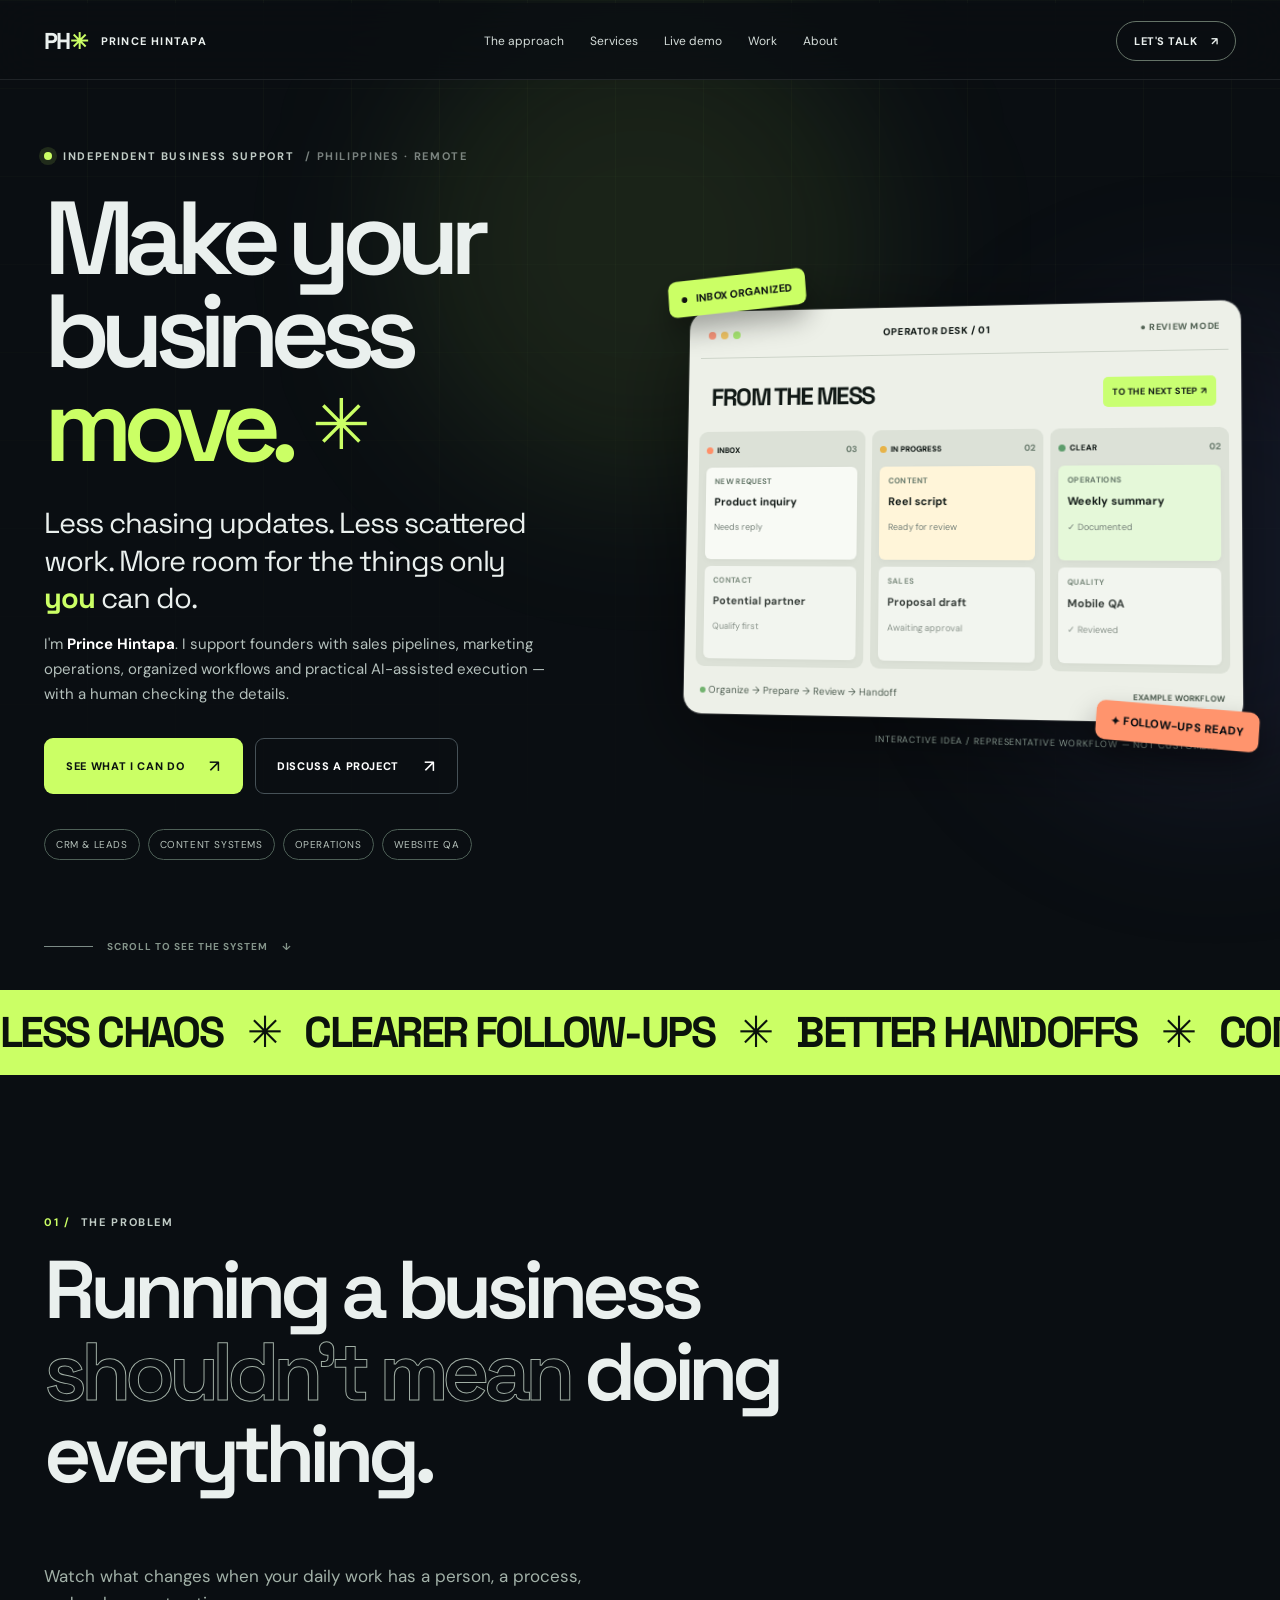
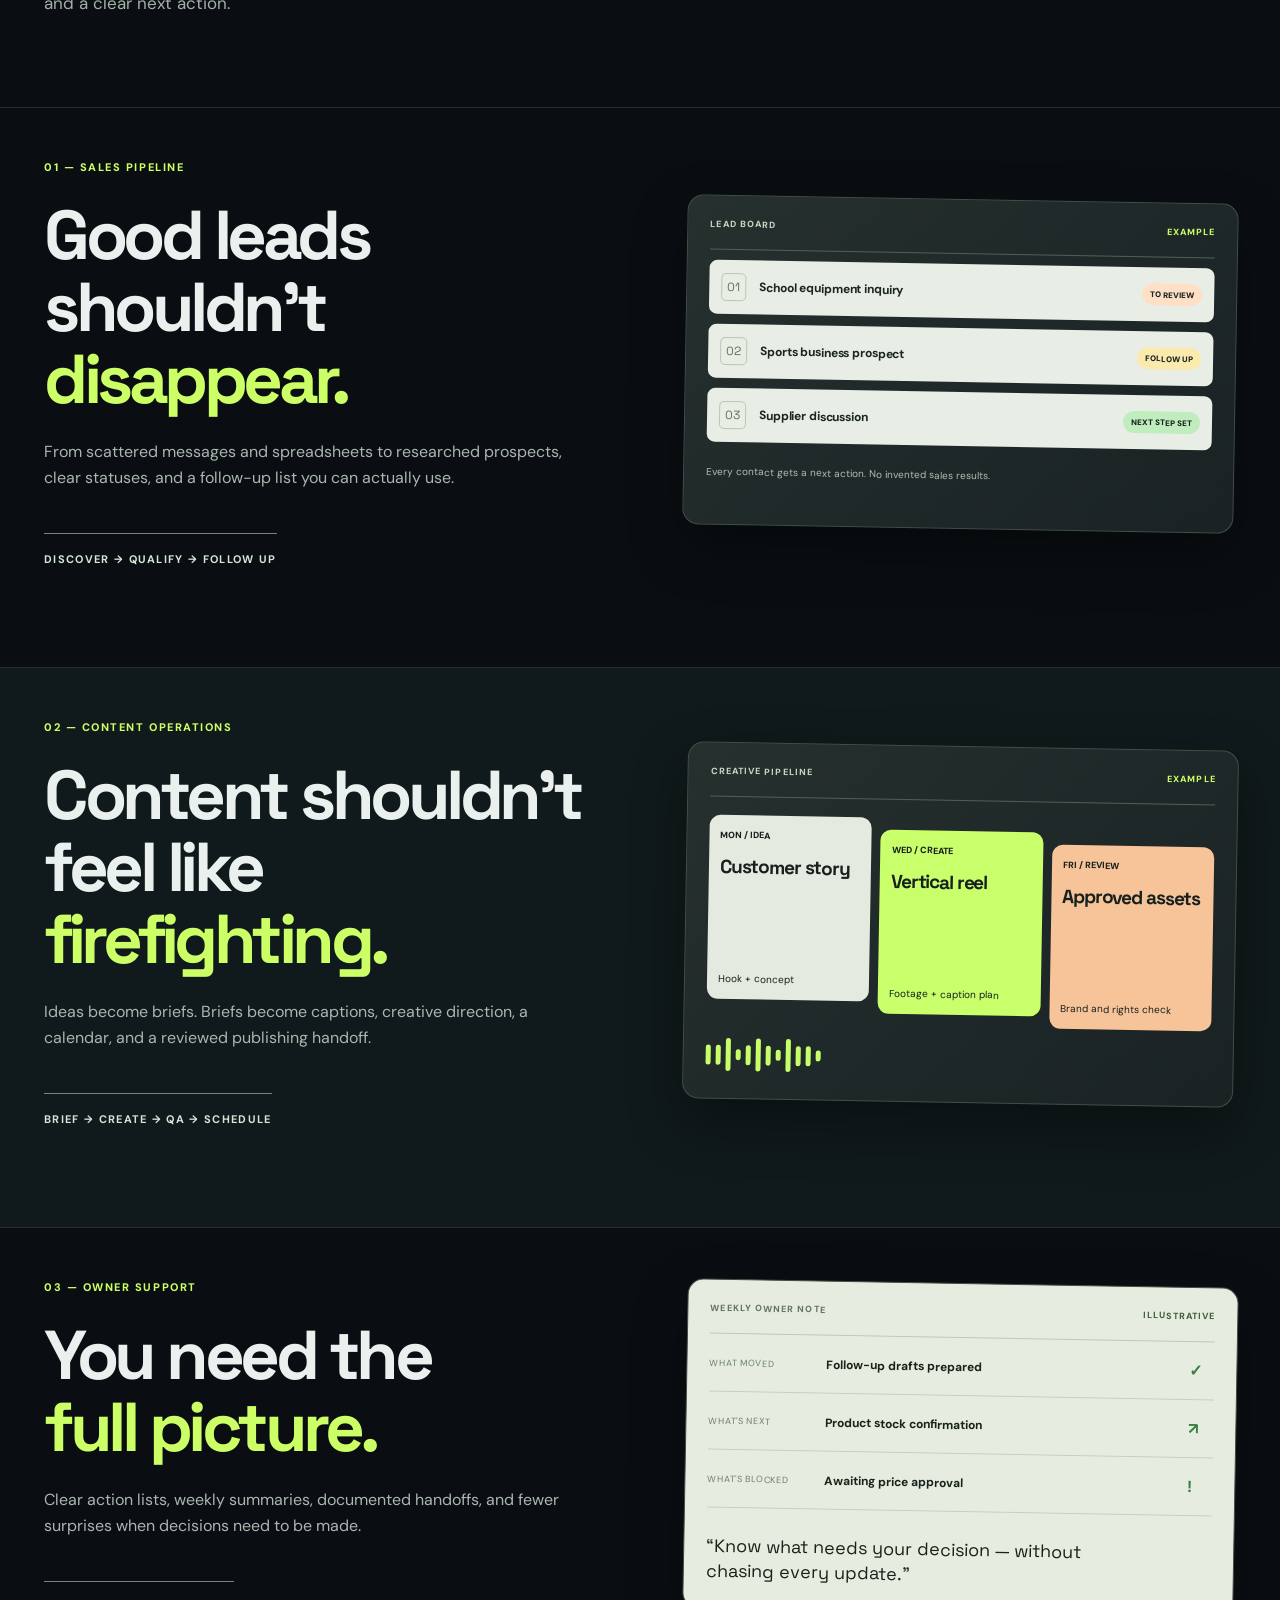
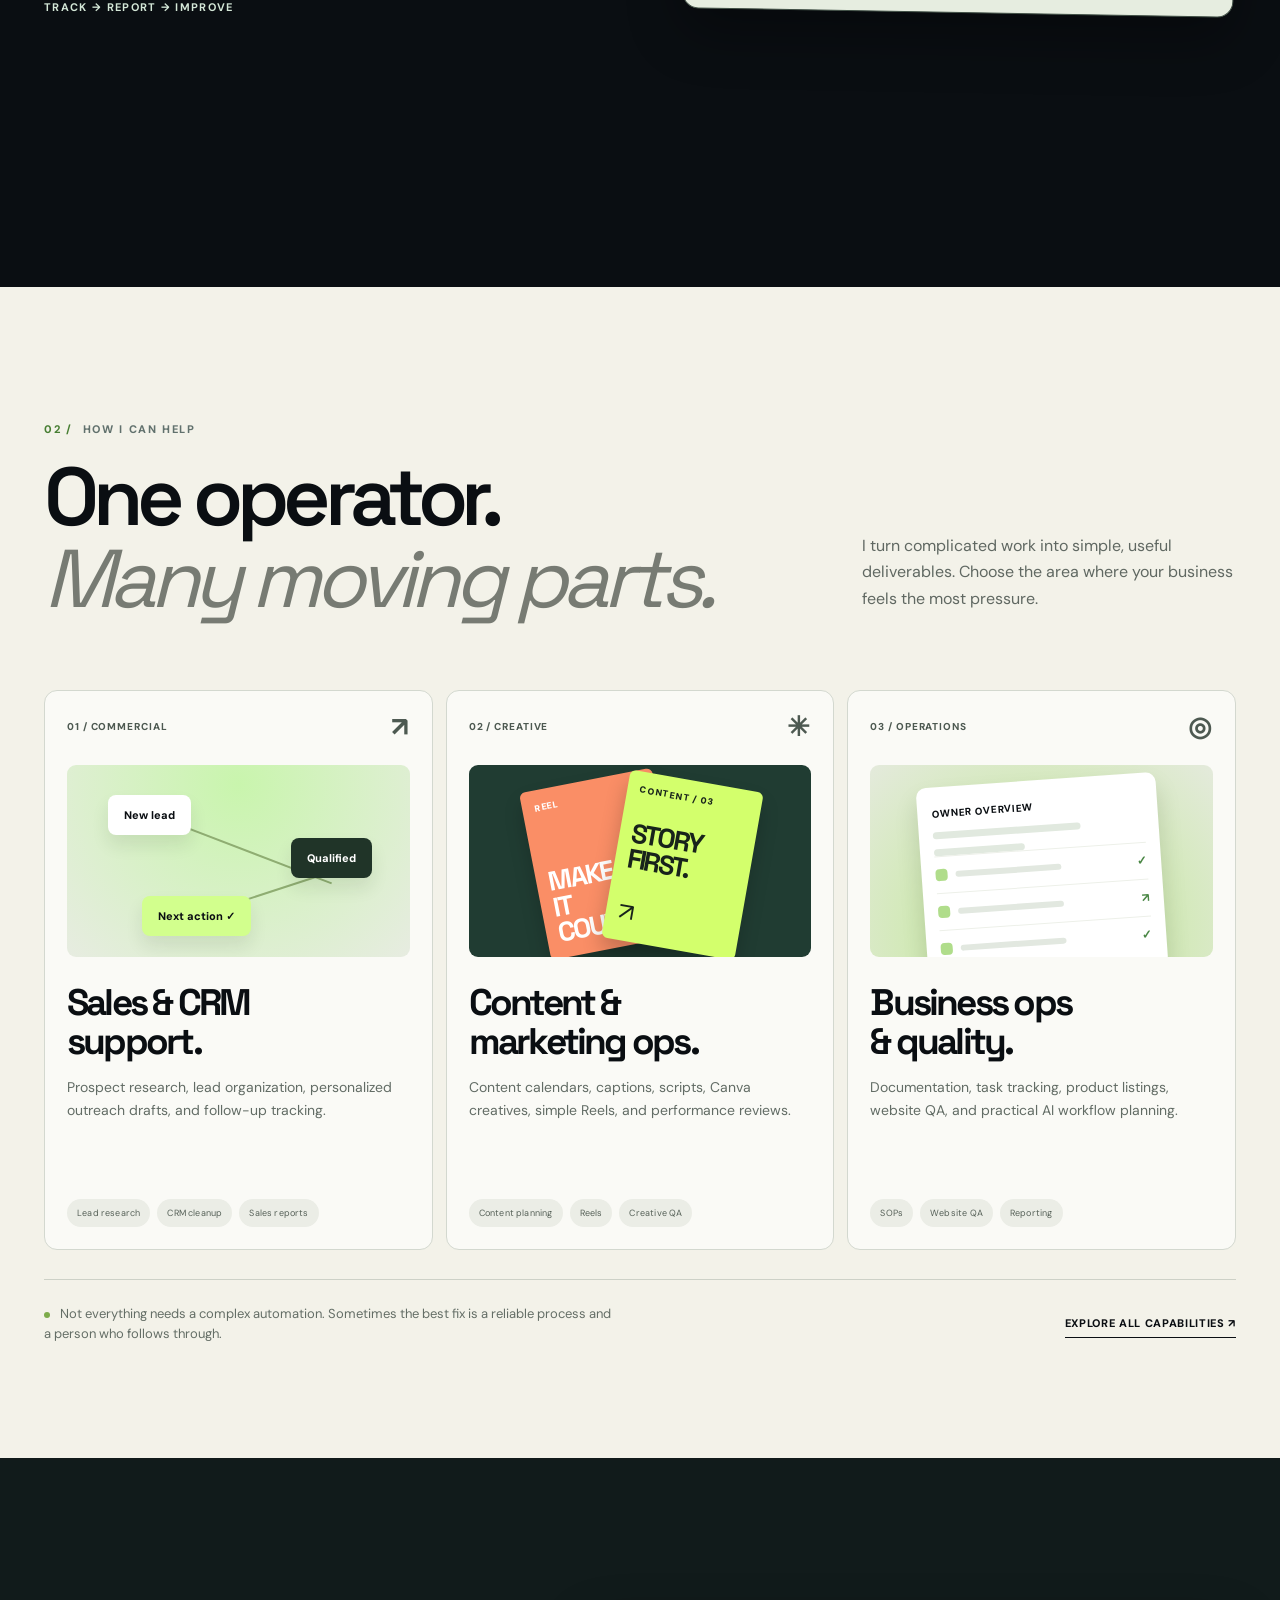
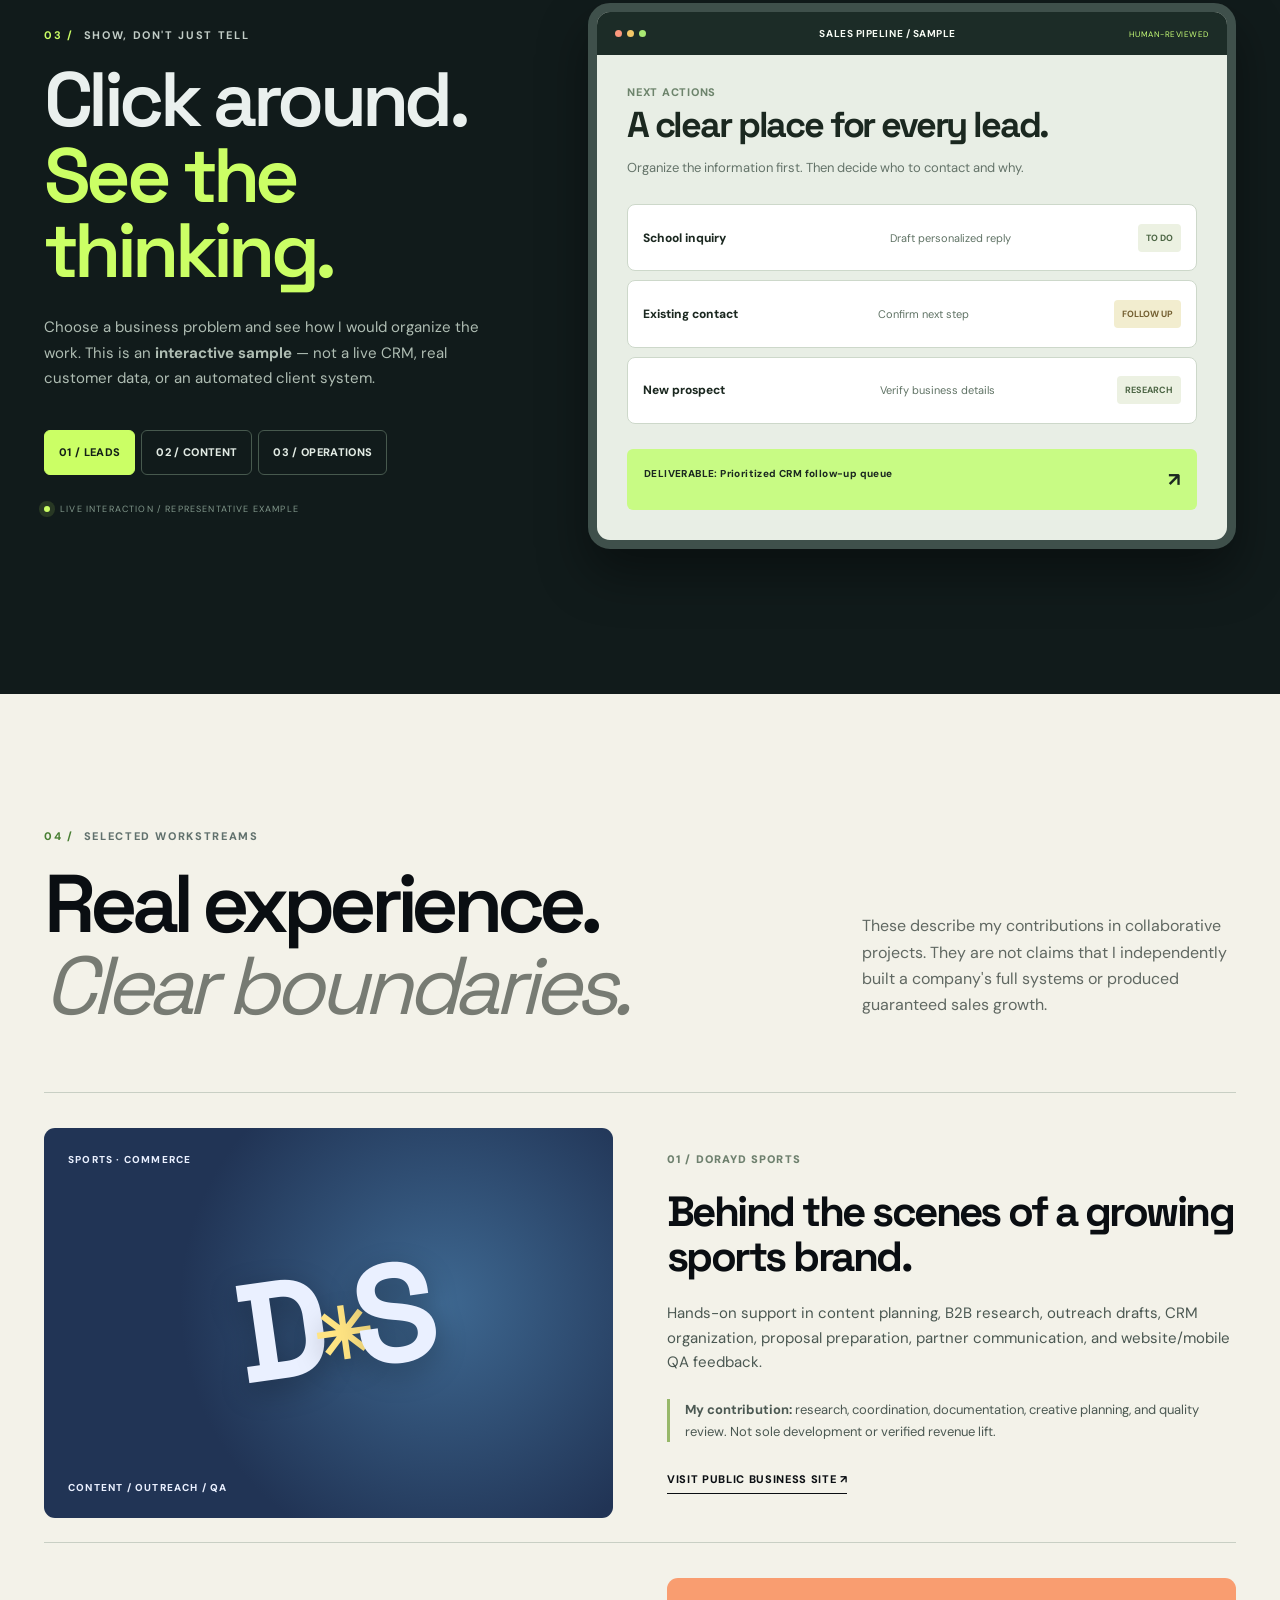
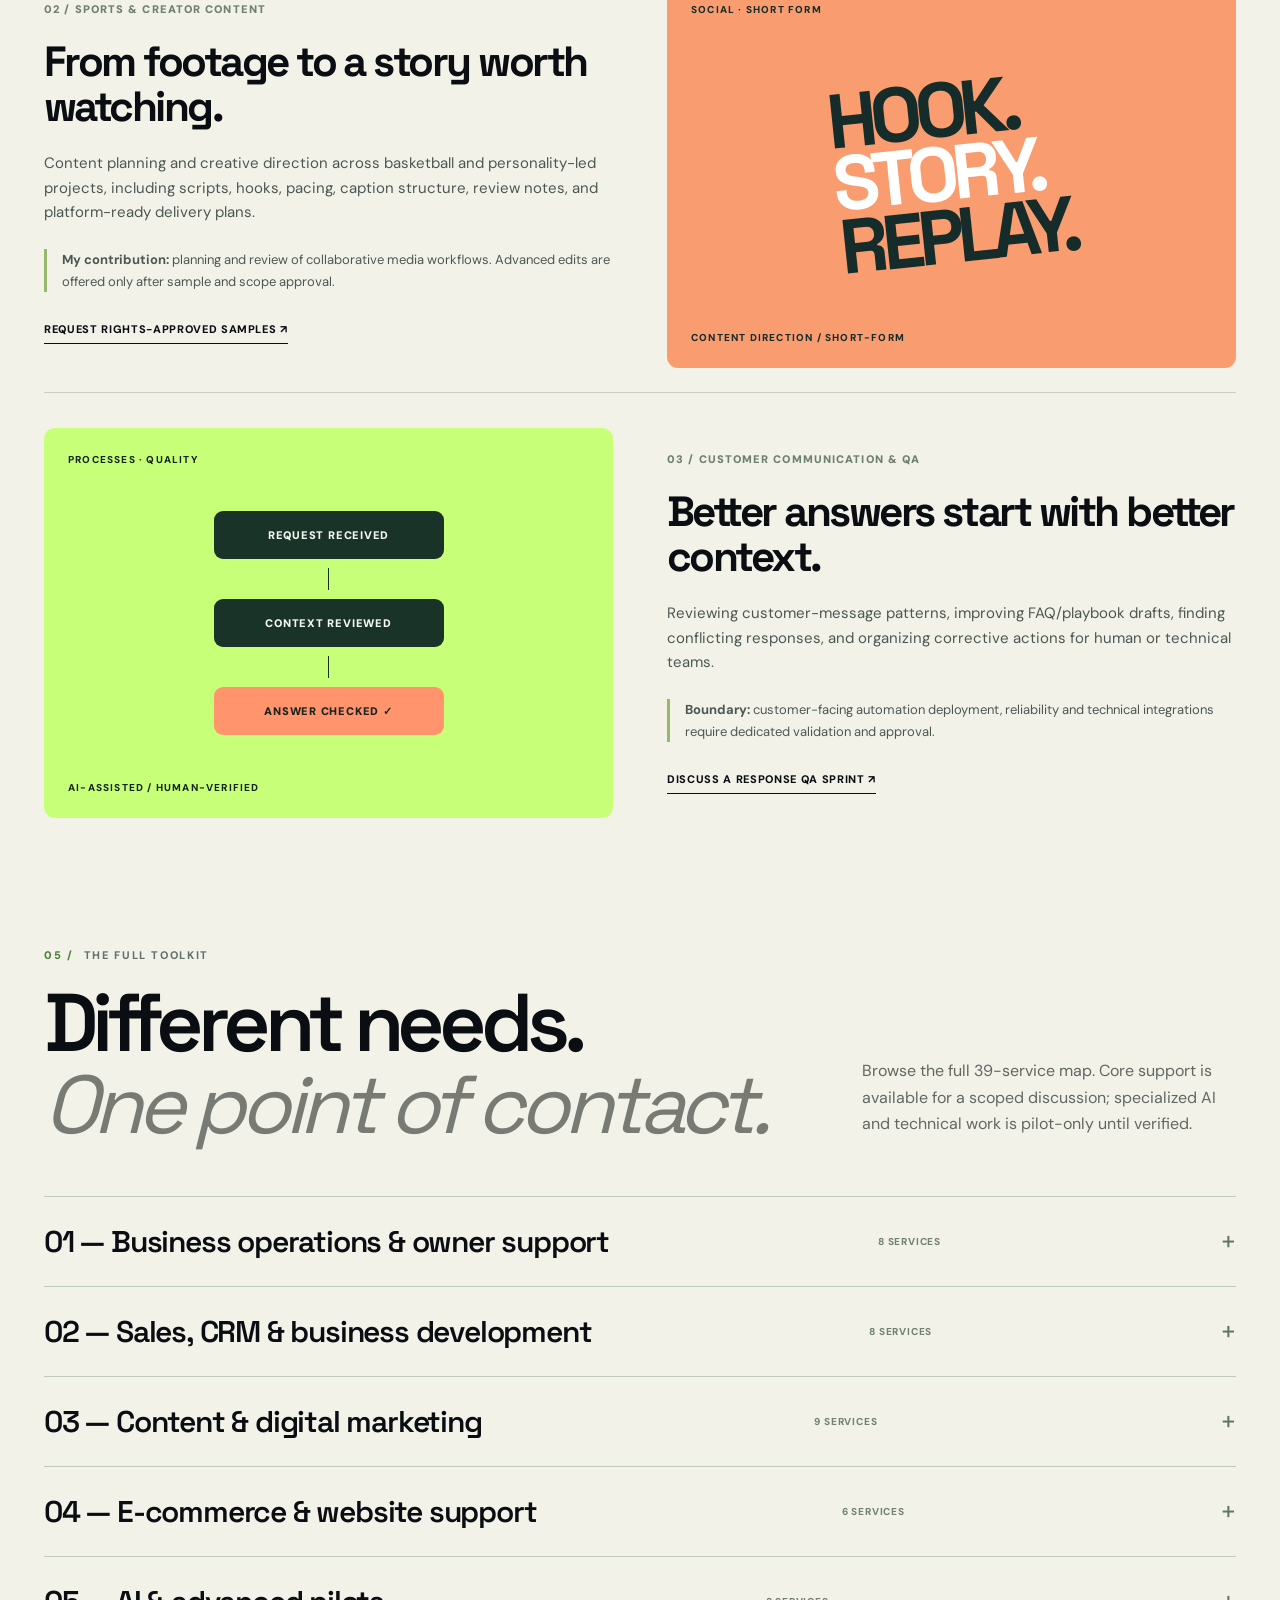
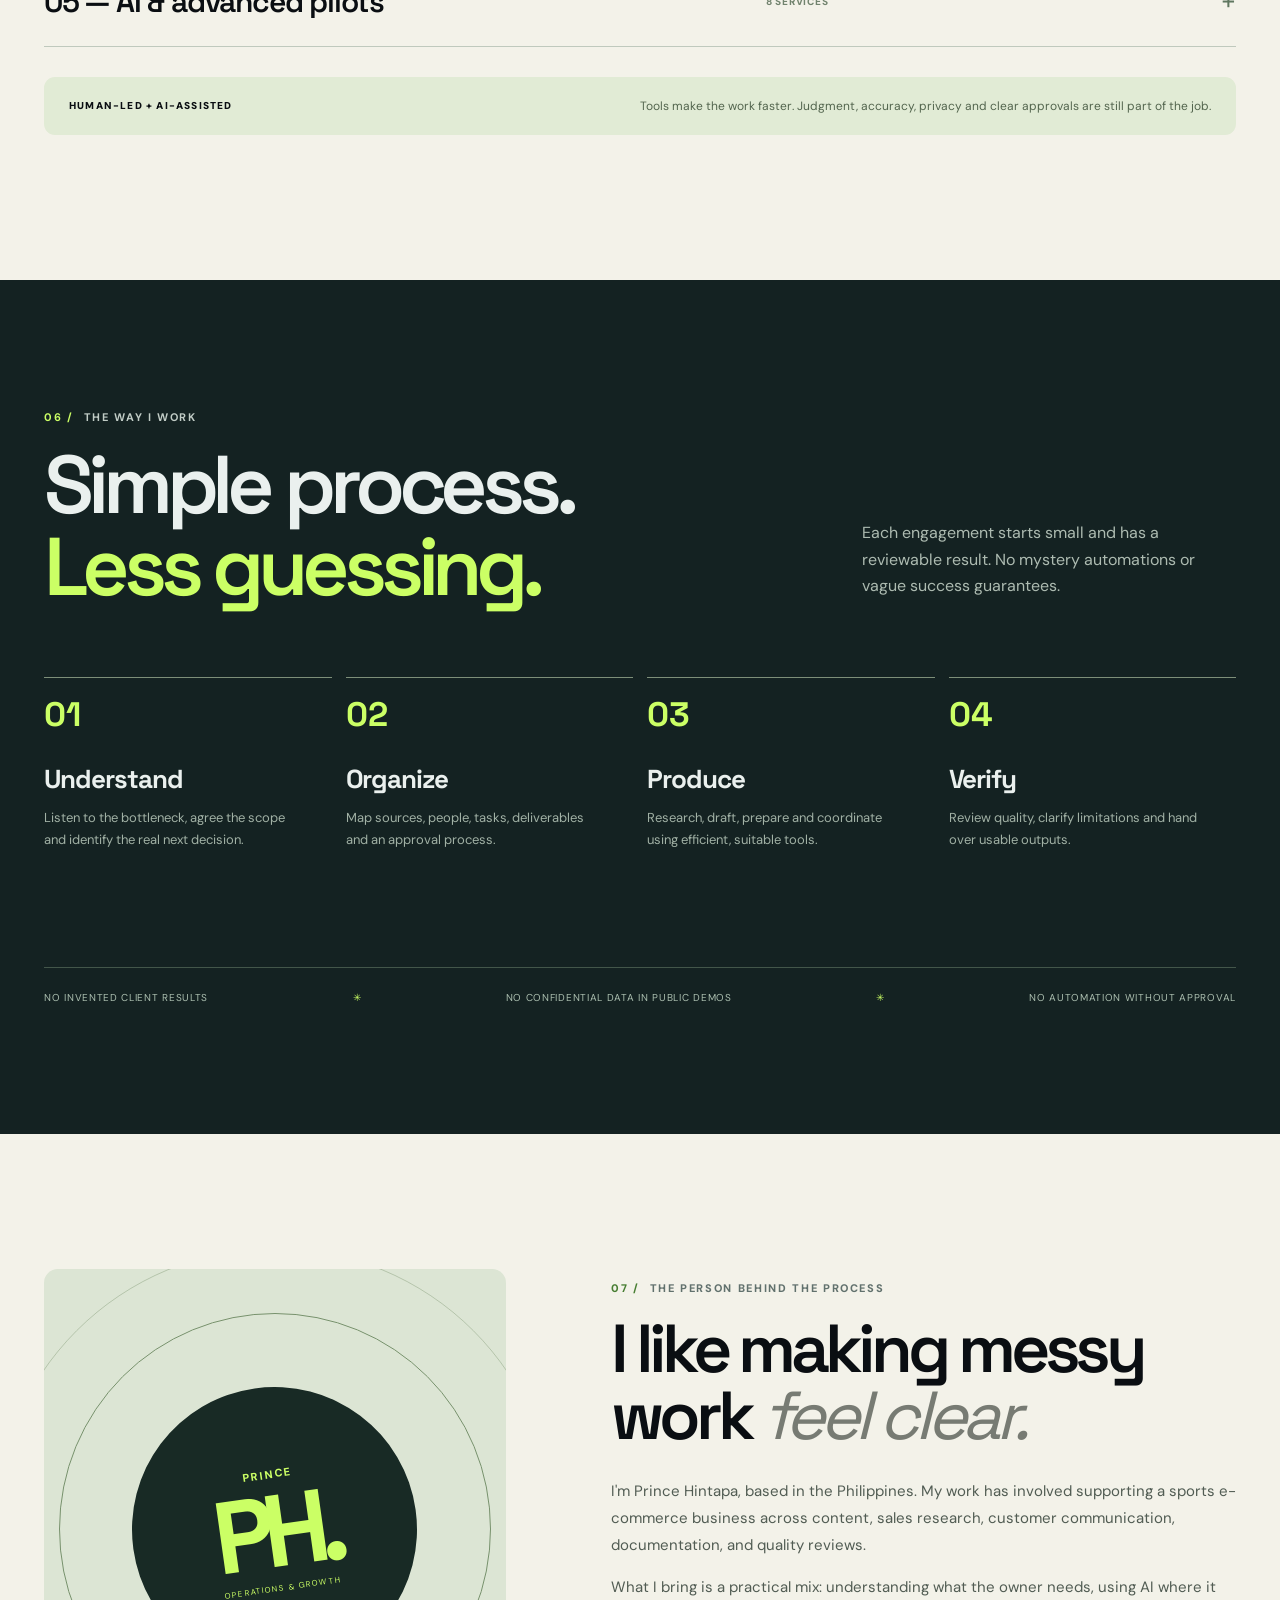
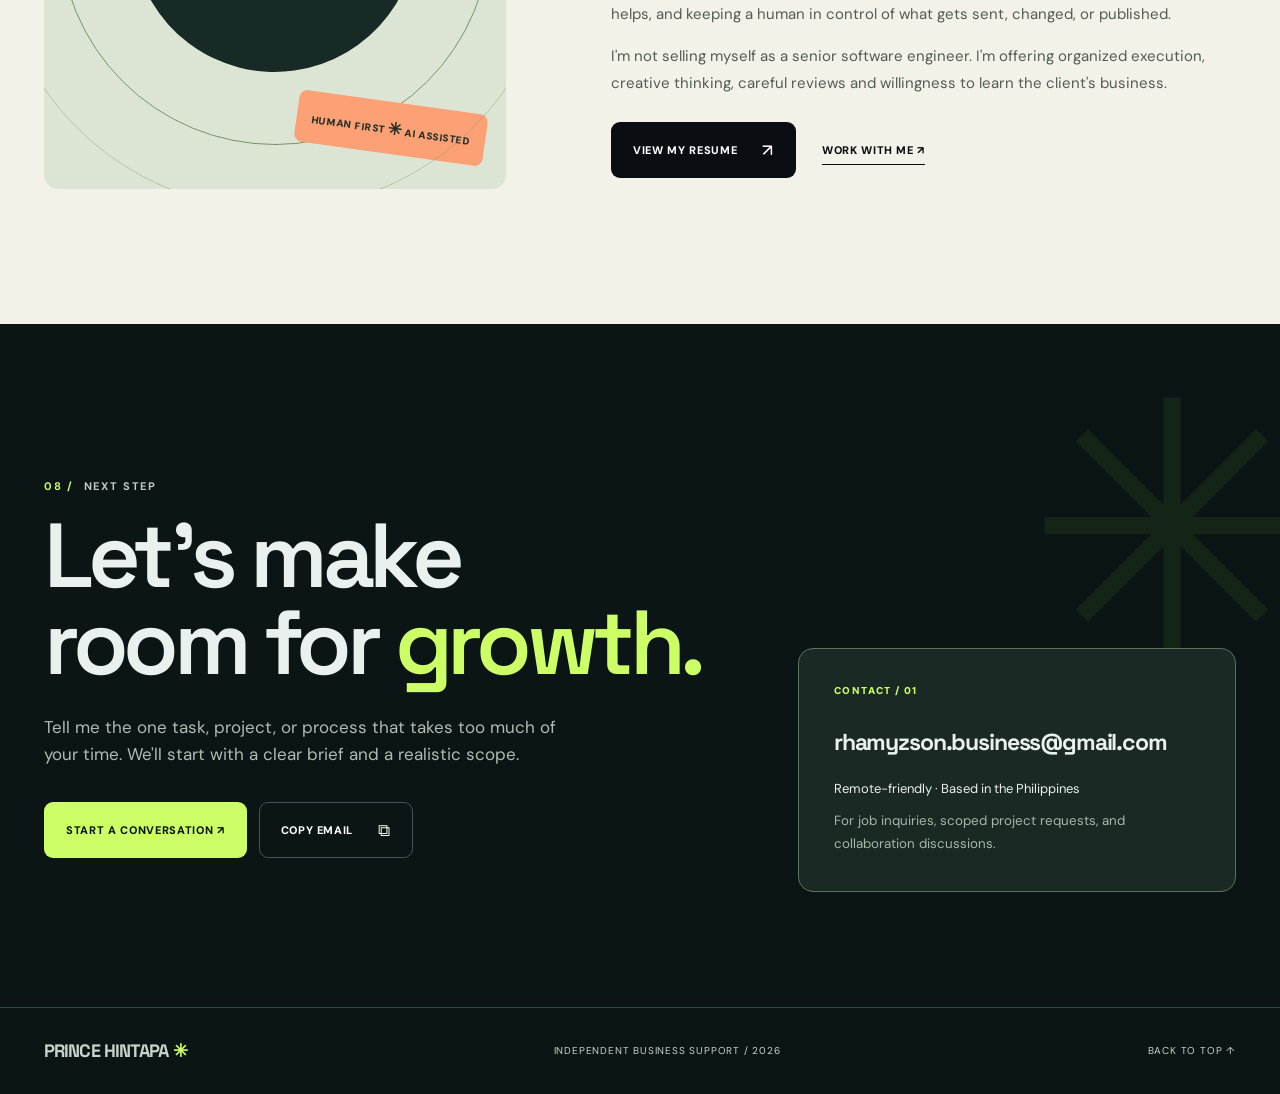
<file: index.html>
<!doctype html>
<html lang="en">
<head>
  <meta charset="utf-8">
  <meta name="viewport" content="width=device-width, initial-scale=1">
  <meta name="theme-color" content="#0a0e12">
  <meta name="description" content="Prince Hintapa helps founders and growing businesses with sales and CRM support, content operations, business organization, and AI-assisted workflows. Explore real workstreams and interactive sample deliverables.">
  <meta property="og:type" content="website">
  <meta property="og:title" content="Prince Hintapa — Make business move.">
  <meta property="og:description" content="Business operations, sales support, content and creative workflows — human-led, AI-assisted, thoughtfully delivered.">
  <meta name="color-scheme" content="dark light">
  <title>Prince Hintapa — Business Operations & Growth Support</title>
  <link rel="icon" href="assets/favicon.svg" type="image/svg+xml">
  <link rel="preconnect" href="https://fonts.googleapis.com">
  <link rel="preconnect" href="https://fonts.gstatic.com" crossorigin>
  <link href="https://fonts.googleapis.com/css2?family=DM+Sans:wght@400;500;600;700&family=Space+Grotesk:wght@400;500;600;700&display=swap" rel="stylesheet">
  <link rel="stylesheet" href="styles.css">
  <script defer src="script.js"></script>
</head>
<body>
  <a class="skip-link" href="#main">Skip to content</a>
  <div id="scroll-progress" aria-hidden="true"></div>
  <header class="site-header" id="top">
    <div class="nav-shell wrap">
      <a class="wordmark" href="#top" aria-label="Prince Hintapa, back to top">PH<span class="wordmark-star">✳</span><span class="wordmark-name">PRINCE HINTAPA</span></a>
      <nav class="desktop-nav" aria-label="Primary navigation">
        <a href="#story">The approach</a><a href="#services">Services</a><a href="#demo">Live demo</a><a href="#work">Work</a><a href="#about">About</a>
      </nav>
      <a class="nav-cta" href="#contact">LET'S TALK <span aria-hidden="true">↗</span></a>
      <button class="menu-button" type="button" id="menu-toggle" aria-controls="mobile-nav" aria-expanded="false" aria-label="Open navigation"><span></span><span></span></button>
    </div>
    <nav class="mobile-nav" id="mobile-nav" aria-label="Mobile navigation" hidden>
      <a href="#story">The approach</a><a href="#services">Services</a><a href="#demo">Interactive demo</a><a href="#work">Selected work</a><a href="#about">About</a><a href="#contact">Contact</a>
    </nav>
  </header>

  <main id="main">
    <section class="hero section-dark" aria-labelledby="hero-title">
      <div class="hero-grid" aria-hidden="true"></div>
      <div class="hero-orb hero-orb-a" aria-hidden="true"></div><div class="hero-orb hero-orb-b" aria-hidden="true"></div>
      <div class="wrap hero-inner">
        <div class="hero-copy">
          <div class="eyebrow hero-eyebrow"><span class="live-dot"></span> INDEPENDENT BUSINESS SUPPORT <span class="eyebrow-index">/ PHILIPPINES · REMOTE</span></div>
          <h1 id="hero-title" class="hero-title"><span class="hero-line">Make your</span><span class="hero-line">business</span><span class="hero-line hero-highlight"><em>move.</em><span class="hero-asterisk" aria-hidden="true">✳</span></span></h1>
          <p class="hero-description">Less chasing updates. Less scattered work. More room for the things only <strong>you</strong> can do.</p>
          <p class="hero-supporting">I'm <strong>Prince Hintapa</strong>. I support founders with sales pipelines, marketing operations, organized workflows and practical AI-assisted execution — with a human checking the details.</p>
          <div class="hero-actions"><a class="button button-lime" href="#demo">SEE WHAT I CAN DO <span aria-hidden="true">↗</span></a><a class="button button-outline-light" href="#contact">DISCUSS A PROJECT <span aria-hidden="true">↗</span></a></div>
          <div class="hero-bottom"><span class="pill">CRM & LEADS</span><span class="pill">CONTENT SYSTEMS</span><span class="pill">OPERATIONS</span><span class="pill">WEBSITE QA</span></div>
        </div>
        <div class="hero-visual" aria-label="Illustrative business operations dashboard, not real customer records">
          <div class="float-tag float-tag-one"><span class="tag-signal"></span> INBOX ORGANIZED</div>
          <div class="float-tag float-tag-two">✦ FOLLOW-UPS READY</div>
          <div class="ops-window">
            <div class="ops-head"><div class="window-dots" aria-hidden="true"><i></i><i></i><i></i></div><span>OPERATOR DESK / 01</span><span class="ops-sync">● REVIEW MODE</span></div>
            <div class="ops-topline"><span>FROM THE MESS</span><strong>TO THE NEXT STEP ↗</strong></div>
            <div class="ops-board">
              <div class="board-col"><div class="board-title"><span class="board-dot peach"></span> INBOX <small>03</small></div><div class="mini-task"><small>NEW REQUEST</small><strong>Product inquiry</strong><span>Needs reply</span></div><div class="mini-task pale"><small>CONTACT</small><strong>Potential partner</strong><span>Qualify first</span></div></div>
              <div class="board-col"><div class="board-title"><span class="board-dot yellow"></span> IN PROGRESS <small>02</small></div><div class="mini-task warm"><small>CONTENT</small><strong>Reel script</strong><span>Ready for review</span></div><div class="mini-task pale"><small>SALES</small><strong>Proposal draft</strong><span>Awaiting approval</span></div></div>
              <div class="board-col"><div class="board-title"><span class="board-dot green"></span> CLEAR <small>02</small></div><div class="mini-task green-task"><small>OPERATIONS</small><strong>Weekly summary</strong><span>✓ Documented</span></div><div class="mini-task pale"><small>QUALITY</small><strong>Mobile QA</strong><span>✓ Reviewed</span></div></div>
            </div>
            <div class="ops-footer"><span><b></b> Organize → Prepare → Review → Handoff</span><span>EXAMPLE WORKFLOW</span></div>
          </div>
          <p class="visual-label">INTERACTIVE IDEA / REPRESENTATIVE WORKFLOW — NOT CUSTOMER DATA</p>
        </div>
      </div>
      <div class="hero-scroll-note"><span class="scroll-line"></span> SCROLL TO SEE THE SYSTEM <span aria-hidden="true">↓</span></div>
    </section>

    <div class="ticker" aria-hidden="true"><div class="ticker-track"><span>LESS CHAOS <b>✳</b> CLEARER FOLLOW-UPS <b>✳</b> BETTER HANDOFFS <b>✳</b> CONTENT WITH A PLAN <b>✳</b></span><span>LESS CHAOS <b>✳</b> CLEARER FOLLOW-UPS <b>✳</b> BETTER HANDOFFS <b>✳</b> CONTENT WITH A PLAN <b>✳</b></span></div></div>

    <section class="story section-dark" id="story" aria-labelledby="story-title">
      <div class="wrap"><div class="section-intro story-intro"><p class="kicker"><span class="kicker-number">01 /</span> THE PROBLEM</p><h2 id="story-title">Running a business <span class="stroke-text">shouldn't mean</span> doing everything.</h2><p>Watch what changes when your daily work has a person, a process, and a clear next action.</p></div></div>
      <div class="story-act">
        <div class="wrap story-layout"><div class="story-copy reveal"><p class="act-num">01 — SALES PIPELINE</p><h3>Good leads<br>shouldn't <em>disappear.</em></h3><p>From scattered messages and spreadsheets to researched prospects, clear statuses, and a follow-up list you can actually use.</p><span class="act-foot">DISCOVER → QUALIFY → FOLLOW UP</span></div><div class="story-art story-art-leads reveal" aria-label="Illustrative lead stages"><div class="art-header"><span>LEAD BOARD</span><span>EXAMPLE</span></div><div class="lead-row"><span class="lead-icon">01</span><strong>School equipment inquiry</strong><span class="status to-review">TO REVIEW</span></div><div class="lead-row"><span class="lead-icon">02</span><strong>Sports business prospect</strong><span class="status followup">FOLLOW UP</span></div><div class="lead-row"><span class="lead-icon">03</span><strong>Supplier discussion</strong><span class="status done">NEXT STEP SET</span></div><div class="art-mini-note">Every contact gets a next action. No invented sales results.</div></div></div>
      </div>
      <div class="story-act alt-act"><div class="wrap story-layout"><div class="story-copy reveal"><p class="act-num">02 — CONTENT OPERATIONS</p><h3>Content shouldn't<br>feel like <em>firefighting.</em></h3><p>Ideas become briefs. Briefs become captions, creative direction, a calendar, and a reviewed publishing handoff.</p><span class="act-foot">BRIEF → CREATE → QA → SCHEDULE</span></div><div class="story-art story-art-content reveal" aria-label="Illustrative content workflow"><div class="art-header"><span>CREATIVE PIPELINE</span><span>EXAMPLE</span></div><div class="creative-stack"><div><small>MON / IDEA</small><strong>Customer story</strong><span>Hook + concept</span></div><div><small>WED / CREATE</small><strong>Vertical reel</strong><span>Footage + caption plan</span></div><div><small>FRI / REVIEW</small><strong>Approved assets</strong><span>Brand and rights check</span></div></div><div class="content-wave" aria-hidden="true"><i></i><i></i><i></i><i></i><i></i><i></i><i></i><i></i><i></i><i></i><i></i><i></i></div></div></div></div>
      <div class="story-act"><div class="wrap story-layout"><div class="story-copy reveal"><p class="act-num">03 — OWNER SUPPORT</p><h3>You need the<br><em>full picture.</em></h3><p>Clear action lists, weekly summaries, documented handoffs, and fewer surprises when decisions need to be made.</p><span class="act-foot">TRACK → REPORT → IMPROVE</span></div><div class="story-art story-art-report reveal" aria-label="Illustrative owner summary"><div class="art-header"><span>WEEKLY OWNER NOTE</span><span>ILLUSTRATIVE</span></div><div class="report-line"><span>WHAT MOVED</span><strong>Follow-up drafts prepared</strong><b>✓</b></div><div class="report-line"><span>WHAT'S NEXT</span><strong>Product stock confirmation</strong><b>↗</b></div><div class="report-line"><span>WHAT'S BLOCKED</span><strong>Awaiting price approval</strong><b>!</b></div><div class="report-quote">“Know what needs your decision — without chasing every update.”</div></div></div></div>
    </section>

    <section class="services section-light" id="services" aria-labelledby="services-title">
      <div class="wrap"><div class="section-intro services-intro"><p class="kicker dark-kicker"><span class="kicker-number">02 /</span> HOW I CAN HELP</p><div class="services-head"><h2 id="services-title">One operator.<br><span class="serif-highlight">Many moving parts.</span></h2><p>I turn complicated work into simple, useful deliverables. Choose the area where your business feels the most pressure.</p></div></div>
      <div class="service-grid">
        <article class="service-card reveal"><div class="service-card-top"><span>01 / COMMERCIAL</span><span class="service-icon" aria-hidden="true">↗</span></div><div class="service-card-art crm-art" aria-hidden="true"><span class="crm-box box-a">New lead</span><span class="crm-line line-a"></span><span class="crm-box box-b">Qualified</span><span class="crm-line line-b"></span><span class="crm-box box-c">Next action ✓</span></div><h3>Sales & CRM<br>support.</h3><p>Prospect research, lead organization, personalized outreach drafts, and follow-up tracking.</p><div class="service-tags"><span>Lead research</span><span>CRM cleanup</span><span>Sales reports</span></div></article>
        <article class="service-card reveal"><div class="service-card-top"><span>02 / CREATIVE</span><span class="service-icon" aria-hidden="true">✳</span></div><div class="service-card-art creative-art" aria-hidden="true"><div class="poster poster-back"><small>REEL</small><strong>MAKE<br>IT<br>COUNT.</strong></div><div class="poster poster-front"><small>CONTENT / 03</small><strong>STORY<br>FIRST.</strong><i>↗</i></div></div><h3>Content &<br>marketing ops.</h3><p>Content calendars, captions, scripts, Canva creatives, simple Reels, and performance reviews.</p><div class="service-tags"><span>Content planning</span><span>Reels</span><span>Creative QA</span></div></article>
        <article class="service-card reveal"><div class="service-card-top"><span>03 / OPERATIONS</span><span class="service-icon" aria-hidden="true">◎</span></div><div class="service-card-art ops-art" aria-hidden="true"><div class="ops-graphic"><span class="graphic-head">OWNER OVERVIEW</span><div class="graphic-line long"></div><div class="graphic-line short"></div><div class="graphic-row"><i></i><span></span><b>✓</b></div><div class="graphic-row"><i></i><span></span><b>↗</b></div><div class="graphic-row"><i></i><span></span><b>✓</b></div></div></div><h3>Business ops<br>& quality.</h3><p>Documentation, task tracking, product listings, website QA, and practical AI workflow planning.</p><div class="service-tags"><span>SOPs</span><span>Website QA</span><span>Reporting</span></div></article>
      </div>
      <div class="service-bottom"><p><span class="mini-signal"></span> Not everything needs a complex automation. Sometimes the best fix is a reliable process and a person who follows through.</p><a class="text-link" href="#capabilities">EXPLORE ALL CAPABILITIES <span aria-hidden="true">↗</span></a></div>
      </div>
    </section>

    <section class="demo-section section-dark" id="demo" aria-labelledby="demo-title">
      <div class="wrap demo-layout"><div class="demo-copy"><p class="kicker"><span class="kicker-number">03 /</span> SHOW, DON'T JUST TELL</p><h2 id="demo-title">Click around.<br><span class="demo-lime">See the thinking.</span></h2><p>Choose a business problem and see how I would organize the work. This is an <strong>interactive sample</strong> — not a live CRM, real customer data, or an automated client system.</p><div class="demo-selector" role="group" aria-label="Choose an example workflow"><button type="button" class="demo-tab is-active" data-demo="leads" aria-pressed="true">01 / LEADS</button><button type="button" class="demo-tab" data-demo="content" aria-pressed="false">02 / CONTENT</button><button type="button" class="demo-tab" data-demo="ops" aria-pressed="false">03 / OPERATIONS</button></div><p class="demo-hint"><span class="live-dot"></span> LIVE INTERACTION / REPRESENTATIVE EXAMPLE</p></div>
      <div class="demo-device" aria-live="polite" aria-atomic="true"><div class="device-bar"><span><i></i><i></i><i></i></span><strong id="demo-label">SALES PIPELINE / SAMPLE</strong><small>HUMAN-REVIEWED</small></div><div class="device-body"><div class="device-summary"><p id="demo-kicker">NEXT ACTIONS</p><h3 id="demo-heading">A clear place for every lead.</h3><p id="demo-subheading">Organize the information first. Then decide who to contact and why.</p></div><div id="demo-rows" class="device-rows"><div class="device-row"><span>School inquiry</span><small>Draft personalized reply</small><b>TO DO</b></div><div class="device-row"><span>Existing contact</span><small>Confirm next step</small><b>FOLLOW UP</b></div><div class="device-row"><span>New prospect</span><small>Verify business details</small><b>RESEARCH</b></div></div><div class="device-footer"><span id="demo-output">DELIVERABLE: Prioritized CRM follow-up queue</span><span>↗</span></div></div></div></div>
    </section>

    <section class="work-section section-light" id="work" aria-labelledby="work-title">
      <div class="wrap"><p class="kicker dark-kicker"><span class="kicker-number">04 /</span> SELECTED WORKSTREAMS</p><div class="work-heading"><h2 id="work-title">Real experience.<br><span class="serif-highlight">Clear boundaries.</span></h2><p>These describe my contributions in collaborative projects. They are not claims that I independently built a company's full systems or produced guaranteed sales growth.</p></div><div class="work-list">
        <article class="work-item reveal"><div class="work-item-visual work-dorayd"><span class="work-overline">SPORTS · COMMERCE</span><div class="work-logo">D<span>✳</span>S</div><span class="work-visual-bottom">CONTENT / OUTREACH / QA</span></div><div class="work-item-copy"><p class="work-index">01 / DORAYD SPORTS</p><h3>Behind the scenes of a growing sports brand.</h3><p>Hands-on support in content planning, B2B research, outreach drafts, CRM organization, proposal preparation, partner communication, and website/mobile QA feedback.</p><p class="proof-note"><strong>My contribution:</strong> research, coordination, documentation, creative planning, and quality review. Not sole development or verified revenue lift.</p><a href="https://www.doraydsports.com/" target="_blank" rel="noopener noreferrer" class="text-link">VISIT PUBLIC BUSINESS SITE ↗</a></div></article>
        <article class="work-item reverse reveal"><div class="work-item-visual work-story"><span class="work-overline">SOCIAL · SHORT FORM</span><div class="work-story-text">HOOK.<br><em>STORY.</em><br>REPLAY.</div><span class="work-visual-bottom">CONTENT DIRECTION / SHORT-FORM</span></div><div class="work-item-copy"><p class="work-index">02 / SPORTS & CREATOR CONTENT</p><h3>From footage to a story worth watching.</h3><p>Content planning and creative direction across basketball and personality-led projects, including scripts, hooks, pacing, caption structure, review notes, and platform-ready delivery plans.</p><p class="proof-note"><strong>My contribution:</strong> planning and review of collaborative media workflows. Advanced edits are offered only after sample and scope approval.</p><a class="text-link" href="mailto:rhamyzson.business@gmail.com?subject=Request%20for%20portfolio%20samples">REQUEST RIGHTS-APPROVED SAMPLES ↗</a></div></article>
        <article class="work-item reveal"><div class="work-item-visual work-flow"><span class="work-overline">PROCESSES · QUALITY</span><div class="flow-card"><span>REQUEST RECEIVED</span><i></i><span>CONTEXT REVIEWED</span><i></i><span>ANSWER CHECKED ✓</span></div><span class="work-visual-bottom">AI-ASSISTED / HUMAN-VERIFIED</span></div><div class="work-item-copy"><p class="work-index">03 / CUSTOMER COMMUNICATION & QA</p><h3>Better answers start with better context.</h3><p>Reviewing customer-message patterns, improving FAQ/playbook drafts, finding conflicting responses, and organizing corrective actions for human or technical teams.</p><p class="proof-note"><strong>Boundary:</strong> customer-facing automation deployment, reliability and technical integrations require dedicated validation and approval.</p><a class="text-link" href="#contact">DISCUSS A RESPONSE QA SPRINT ↗</a></div></article>
      </div></div>
    </section>

    <section class="capabilities-section section-light" id="capabilities" aria-labelledby="cap-title"><div class="wrap"><p class="kicker dark-kicker"><span class="kicker-number">05 /</span> THE FULL TOOLKIT</p><div class="cap-head"><h2 id="cap-title">Different needs.<br><span class="serif-highlight">One point of contact.</span></h2><p>Browse the full 39-service map. Core support is available for a scoped discussion; specialized AI and technical work is pilot-only until verified.</p></div><div class="cap-accordions" id="cap-list"><details class="cap-group"><summary>01 — Business operations & owner support <span>8 SERVICES</span></summary><div class="cap-items"><p>Business operations audit · Founder/owner assistance · SOP development · Google Workspace organization · Business reporting · Research support · Customer FAQ documentation · AI workflow planning.</p></div></details><details class="cap-group"><summary>02 — Sales, CRM & business development <span>8 SERVICES</span></summary><div class="cap-items"><p>B2B lead generation · CRM cleanup · Personalized outreach drafts · Pipeline management · Proposal and quotation materials · Inquiry classification · Affiliate/partner program documentation · Sales conversion audit.</p></div></details><details class="cap-group"><summary>03 — Content & digital marketing <span>9 SERVICES</span></summary><div class="cap-items"><p>Social content strategy · Editorial calendars · Copywriting and captions · Canva graphics · Basic Reels editing · Content repurposing · Approved scheduling · Performance summaries · Brand voice guidelines.</p></div></details><details class="cap-group"><summary>04 — E-commerce & website support <span>6 SERVICES</span></summary><div class="cap-items"><p>Product listing management · Customer journey audit · Website and mobile QA · SEO content research · Landing page copy · Digital sales kits.</p></div></details><details class="cap-group"><summary>05 — AI & advanced pilots <span>8 SERVICES</span></summary><div class="cap-items"><p>AI readiness review · Internal AI playbooks · AI customer-response QA · Knowledge-base development · Staff AI training* · Automation prototypes* · Chatbot implementation* · Advanced AI media production*.</p><small>* Pilot, separate specialist, or technical validation required. No unsupported promise of an independently deployed system.</small></div></details></div><div class="cap-boundary"><span>HUMAN-LED + AI-ASSISTED</span><p>Tools make the work faster. Judgment, accuracy, privacy and clear approvals are still part of the job.</p></div></div></section>

    <section class="process-section section-dark" id="process" aria-labelledby="process-title"><div class="wrap"><p class="kicker"><span class="kicker-number">06 /</span> THE WAY I WORK</p><div class="process-head"><h2 id="process-title">Simple process.<br><em>Less guessing.</em></h2><p>Each engagement starts small and has a reviewable result. No mystery automations or vague success guarantees.</p></div><div class="steps"><div class="step reveal"><span>01</span><h3>Understand</h3><p>Listen to the bottleneck, agree the scope and identify the real next decision.</p></div><div class="step reveal"><span>02</span><h3>Organize</h3><p>Map sources, people, tasks, deliverables and an approval process.</p></div><div class="step reveal"><span>03</span><h3>Produce</h3><p>Research, draft, prepare and coordinate using efficient, suitable tools.</p></div><div class="step reveal"><span>04</span><h3>Verify</h3><p>Review quality, clarify limitations and hand over usable outputs.</p></div></div><div class="process-note">NO INVENTED CLIENT RESULTS <span>✳</span> NO CONFIDENTIAL DATA IN PUBLIC DEMOS <span>✳</span> NO AUTOMATION WITHOUT APPROVAL</div></div></section>

    <section class="about-section section-light" id="about" aria-labelledby="about-title"><div class="wrap about-layout"><div class="about-emblem reveal"><div class="emblem-ring"><span>PRINCE</span><strong>PH.</strong><small>OPERATIONS & GROWTH</small></div><div class="emblem-stamp">HUMAN FIRST <span>✳</span> AI ASSISTED</div></div><div class="about-copy reveal"><p class="kicker dark-kicker"><span class="kicker-number">07 /</span> THE PERSON BEHIND THE PROCESS</p><h2 id="about-title">I like making messy work <span class="serif-highlight">feel clear.</span></h2><p>I'm Prince Hintapa, based in the Philippines. My work has involved supporting a sports e-commerce business across content, sales research, customer communication, documentation, and quality reviews.</p><p>What I bring is a practical mix: understanding what the owner needs, using AI where it helps, and keeping a human in control of what gets sent, changed, or published.</p><p>I'm not selling myself as a senior software engineer. I'm offering organized execution, creative thinking, careful reviews and willingness to learn the client's business.</p><div class="about-links"><a class="button button-dark" href="resume.html">VIEW MY RESUME <span aria-hidden="true">↗</span></a><a class="text-link" href="#contact">WORK WITH ME ↗</a></div></div></div></section>

    <section class="contact-section section-dark" id="contact" aria-labelledby="contact-title"><div class="wrap contact-layout"><div><p class="kicker"><span class="kicker-number">08 /</span> NEXT STEP</p><h2 id="contact-title">Let's make<br>room for <em>growth.</em></h2><p>Tell me the one task, project, or process that takes too much of your time. We'll start with a clear brief and a realistic scope.</p><div class="contact-actions"><a class="button button-lime" href="mailto:rhamyzson.business@gmail.com?subject=Business%20Support%20Project%20Inquiry&body=Hi%20Prince%2C%0A%0AMy%20business%20is%3A%0AThe%20work%20I%20need%20help%20with%20is%3A%0AExpected%20deliverables%3A%0ABudget%20or%20schedule%3A%0A">START A CONVERSATION ↗</a><button class="button button-outline-light" id="copy-email" type="button">COPY EMAIL <span aria-hidden="true">⧉</span></button></div><p id="copy-feedback" class="copy-feedback" role="status" aria-live="polite"></p></div><div class="contact-card"><span>CONTACT / 01</span><strong>rhamyzson.business@gmail.com</strong><p>Remote-friendly · Based in the Philippines</p><small>For job inquiries, scoped project requests, and collaboration discussions.</small></div></div></section>
  </main>
  <footer class="site-footer"><div class="wrap footer-inner"><a href="#top" class="footer-brand">PRINCE HINTAPA <b>✳</b></a><span>INDEPENDENT BUSINESS SUPPORT / 2026</span><a href="#top">BACK TO TOP ↑</a></div></footer>
</body>
</html>
</file>
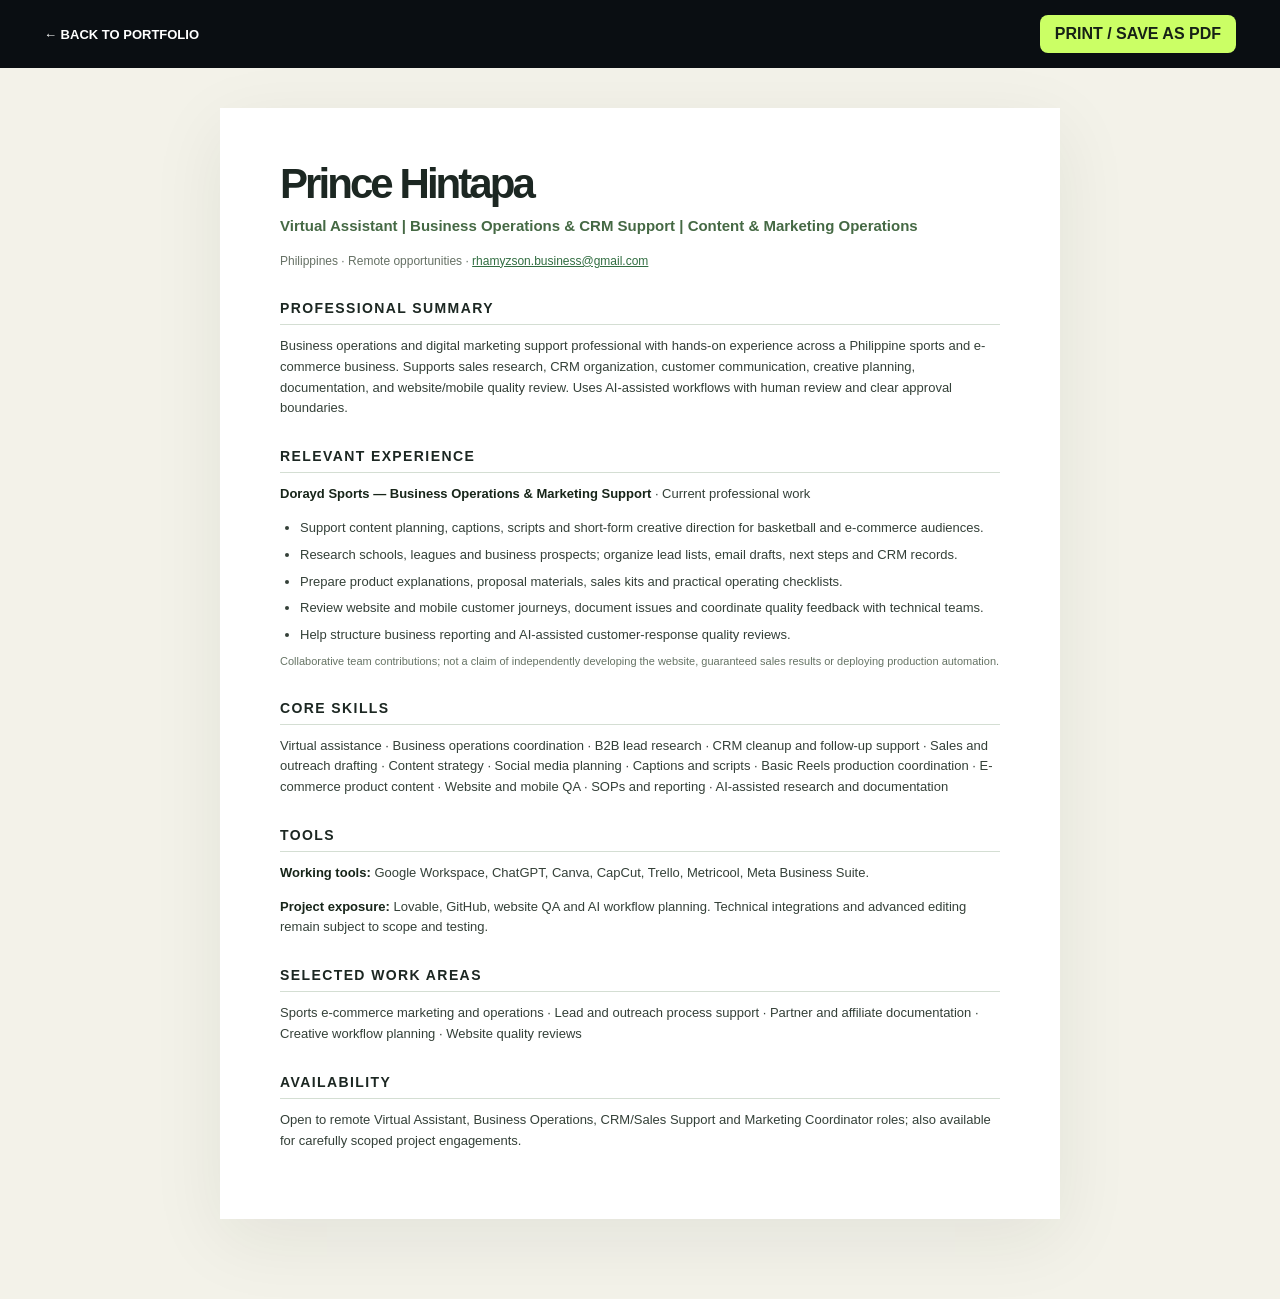
<file: resume.html>
<!doctype html>
<html lang="en"><head><meta charset="utf-8"><meta name="viewport" content="width=device-width, initial-scale=1"><meta name="theme-color" content="#f3f2e9"><meta name="description" content="Prince Hintapa — Resume for virtual assistance, business operations, sales and CRM support, content and marketing operations."><title>Prince Hintapa — Resume</title><link rel="icon" href="assets/favicon.svg"><link rel="stylesheet" href="styles.css"><style>
body{background:#f3f2e9;color:#1c2722}.resume-toolbar{background:#0a0e12;color:#fff;padding:15px 0}.resume-toolbar .wrap{display:flex;align-items:center;justify-content:space-between;gap:20px}.resume-toolbar a{font-weight:700;font-size:13px}.resume-toolbar button{border-radius:8px;border:0;padding:10px 15px;background:#cbff65;color:#162116;font-weight:700}.resume-paper{width:min(100% - 36px,840px);margin:40px auto 80px;background:#fff;padding:55px 60px;box-shadow:0 20px 70px #18261c13}.resume-paper h1{font-size:42px;line-height:1;margin:0 0 10px;letter-spacing:-.07em}.resume-paper .role{font-size:15px;font-weight:700;color:#456944;line-height:1.45}.resume-paper .details{font-size:12px;color:#667165;margin-top:13px}.resume-paper h2{font-size:14px;text-transform:uppercase;letter-spacing:.1em;margin:29px 0 11px;border-bottom:1px solid #d4ded3;padding-bottom:8px}.resume-paper p,.resume-paper li{line-height:1.6;font-size:13px;color:#344038}.resume-paper ul{padding-left:20px;margin:7px 0}.resume-paper li{margin-bottom:6px}.resume-paper strong{color:#172519}.resume-paper .smallnote{font-size:11px;color:#667465}.resume-paper a{text-decoration:underline;color:#326e42}@media(max-width:620px){.resume-paper{padding:28px 23px}.resume-paper h1{font-size:35px}.resume-toolbar .wrap{width:calc(100% - 36px)}}@media print{@page{size:A4;margin:15mm}body{background:white}.resume-toolbar{display:none}.resume-paper{margin:0;box-shadow:none;width:100%;padding:0}.resume-paper p,.resume-paper li{font-size:11.5px}.resume-paper h2{margin-top:18px}}
</style></head><body><div class="resume-toolbar"><div class="wrap"><a href="index.html">← BACK TO PORTFOLIO</a><button onclick="window.print()" type="button">PRINT / SAVE AS PDF</button></div></div><article class="resume-paper"><header><h1>Prince Hintapa</h1><p class="role">Virtual Assistant | Business Operations & CRM Support | Content & Marketing Operations</p><p class="details">Philippines · Remote opportunities · <a href="mailto:rhamyzson.business@gmail.com">rhamyzson.business@gmail.com</a></p></header>
<section><h2>Professional summary</h2><p>Business operations and digital marketing support professional with hands-on experience across a Philippine sports and e-commerce business. Supports sales research, CRM organization, customer communication, creative planning, documentation, and website/mobile quality review. Uses AI-assisted workflows with human review and clear approval boundaries.</p></section>
<section><h2>Relevant experience</h2><p><strong>Dorayd Sports — Business Operations & Marketing Support</strong> · Current professional work</p><ul><li>Support content planning, captions, scripts and short-form creative direction for basketball and e-commerce audiences.</li><li>Research schools, leagues and business prospects; organize lead lists, email drafts, next steps and CRM records.</li><li>Prepare product explanations, proposal materials, sales kits and practical operating checklists.</li><li>Review website and mobile customer journeys, document issues and coordinate quality feedback with technical teams.</li><li>Help structure business reporting and AI-assisted customer-response quality reviews.</li></ul><p class="smallnote">Collaborative team contributions; not a claim of independently developing the website, guaranteed sales results or deploying production automation.</p></section>
<section><h2>Core skills</h2><p>Virtual assistance · Business operations coordination · B2B lead research · CRM cleanup and follow-up support · Sales and outreach drafting · Content strategy · Social media planning · Captions and scripts · Basic Reels production coordination · E-commerce product content · Website and mobile QA · SOPs and reporting · AI-assisted research and documentation</p></section>
<section><h2>Tools</h2><p><strong>Working tools:</strong> Google Workspace, ChatGPT, Canva, CapCut, Trello, Metricool, Meta Business Suite.</p><p><strong>Project exposure:</strong> Lovable, GitHub, website QA and AI workflow planning. Technical integrations and advanced editing remain subject to scope and testing.</p></section>
<section><h2>Selected work areas</h2><p>Sports e-commerce marketing and operations · Lead and outreach process support · Partner and affiliate documentation · Creative workflow planning · Website quality reviews</p></section>
<section><h2>Availability</h2><p>Open to remote Virtual Assistant, Business Operations, CRM/Sales Support and Marketing Coordinator roles; also available for carefully scoped project engagements.</p></section></article></body></html>
</file>
<file: styles.css>
:root{--ink:#0a0e12;--ink2:#141a1f;--ink3:#202830;--cream:#f3f2e9;--cream2:#e9e9de;--paper:#fafaf6;--lime:#cbff65;--lime2:#b7f94b;--orange:#ff946d;--muted:#9da9aa;--text:#eaf0ee;--darkmuted:#56615e;--border:#2b353b;--radius:18px;--font:'DM Sans',Arial,sans-serif;--display:'Space Grotesk',Arial,sans-serif}
*{box-sizing:border-box}html{scroll-behavior:smooth;scroll-padding-top:90px}body{margin:0;min-width:320px;background:var(--ink);color:var(--text);font-family:var(--font);-webkit-font-smoothing:antialiased}a{color:inherit;text-decoration:none}button{font:inherit;cursor:pointer}button,a{-webkit-tap-highlight-color:transparent}button:focus-visible,a:focus-visible,summary:focus-visible{outline:3px solid var(--orange);outline-offset:4px}h1,h2,h3,p{margin-top:0}h1,h2,h3{font-family:var(--display);letter-spacing:-.06em}h2{font-weight:600}strong{font-weight:700}.wrap{width:min(100% - 88px,1340px);margin-inline:auto}.section-dark{background:var(--ink);color:var(--text)}.section-light{background:var(--cream);color:var(--ink)}.skip-link{position:absolute;top:-100px;left:20px;z-index:200;padding:14px 20px;background:var(--lime);color:var(--ink);border-radius:8px}.skip-link:focus{top:20px}#scroll-progress{position:fixed;top:0;left:0;width:100%;height:3px;transform:scaleX(0);transform-origin:left;background:var(--lime);z-index:150;pointer-events:none}
.site-header{position:fixed;z-index:100;top:3px;left:0;right:0;background:rgba(10,14,18,.80);backdrop-filter:blur(22px);border-bottom:1px solid rgba(255,255,255,.09)}.nav-shell{height:76px;display:flex;align-items:center;gap:28px}.wordmark{display:flex;align-items:center;font-family:var(--display);font-size:23px;letter-spacing:-.09em;font-weight:700;white-space:nowrap}.wordmark-star{font-size:22px;color:var(--lime);margin-left:1px}.wordmark-name{font-family:var(--font);font-size:11px;letter-spacing:.11em;font-weight:700;margin-left:15px}.desktop-nav{display:flex;gap:26px;align-items:center;margin-inline:auto}.desktop-nav a{font-size:12px;color:#d5ddda;transition:color .2s}.desktop-nav a:hover{color:var(--lime)}.nav-cta{border:1px solid #657367;border-radius:100px;padding:12px 17px;font-size:11px;font-weight:700;letter-spacing:.045em;white-space:nowrap;transition:background .2s,color .2s}.nav-cta:hover{background:var(--lime);border-color:var(--lime);color:var(--ink)}.nav-cta span{margin-left:10px}.menu-button{display:none;position:relative;width:44px;height:44px;background:none;border:1px solid #455258;border-radius:50%}.menu-button span{position:absolute;height:1.5px;width:17px;background:white;left:12px;transition:transform .25s}.menu-button span:first-child{top:18px}.menu-button span:last-child{top:24px}.menu-button[aria-expanded=true] span:first-child{transform:translateY(3px) rotate(45deg)}.menu-button[aria-expanded=true] span:last-child{transform:translateY(-3px) rotate(-45deg)}.mobile-nav{display:none;background:#11191d;border-bottom:1px solid var(--border);padding:12px max(24px,4vw) 24px}.mobile-nav:not([hidden]){display:grid;gap:3px}.mobile-nav a{padding:13px 7px;font-size:15px;border-bottom:1px solid #2c363c}.mobile-nav a:last-child{border:0;color:var(--lime)}
.hero{position:relative;min-height:850px;overflow:hidden;padding-top:145px}.hero-grid{position:absolute;inset:0;background-image:linear-gradient(90deg,transparent 0 calc(100% - 1px),rgba(201,255,113,.05) calc(100% - 1px)),linear-gradient(0deg,transparent 0 calc(100% - 1px),rgba(201,255,113,.04) calc(100% - 1px));background-size:88px 88px;opacity:.6;mask-image:linear-gradient(180deg,#000,transparent 93%)}.hero-orb{position:absolute;border-radius:50%;filter:blur(80px);pointer-events:none}.hero-orb-a{background:rgba(182,242,85,.095);width:490px;height:490px;left:31%;top:0}.hero-orb-b{background:rgba(92,101,184,.12);width:460px;height:480px;right:-13%;top:32%}.hero-inner{position:relative;display:grid;grid-template-columns:minmax(0,1.04fr) minmax(0,.96fr);gap:28px;align-items:center;padding-bottom:130px}.hero-copy{position:relative;z-index:2}.eyebrow,.kicker{font-family:var(--font);font-size:11px;font-weight:700;letter-spacing:.15em;color:#c1ccc6}.hero-eyebrow{display:flex;align-items:center;gap:11px;margin:4px 0 29px;flex-wrap:wrap}.eyebrow-index{opacity:.6}.live-dot{display:inline-block;width:8px;height:8px;flex:0 0 8px;border-radius:50%;background:var(--lime);box-shadow:0 0 0 5px #c9ff6120;animation:pulse 2s infinite}@keyframes pulse{50%{box-shadow:0 0 0 9px #c9ff6100}}.hero-title{font-size:clamp(68px,8.1vw,145px);font-weight:600;line-height:.9;margin:0 0 32px;letter-spacing:-.094em;white-space:nowrap}.hero-line{display:block}.hero-highlight{display:flex;align-items:center;gap:22px;color:var(--lime)}.hero-highlight em{font-style:normal;position:relative}.hero-asterisk{font-size:clamp(40px,5.5vw,90px);font-weight:400;animation:spinSlow 20s linear infinite;display:inline-block;align-self:center}@keyframes spinSlow{to{transform:rotate(360deg)}}.hero-description{font-family:var(--display);font-size:clamp(21px,2.4vw,29px);line-height:1.3;max-width:510px;letter-spacing:-.035em;margin-bottom:15px}.hero-description strong{color:var(--lime)}.hero-supporting{font-size:15px;line-height:1.65;color:#b4c0bc;max-width:510px;margin-bottom:32px}.hero-supporting strong{color:#fff}.hero-actions{display:flex;flex-wrap:wrap;gap:12px}.button{display:inline-flex;align-items:center;justify-content:space-between;gap:25px;padding:16px 21px;min-height:55px;border-radius:9px;font-size:11px;letter-spacing:.06em;font-weight:800;border:1px solid transparent;transition:transform .25s,background .25s,color .25s,border-color .25s;white-space:nowrap}.button:hover{transform:translateY(-3px)}.button span{font-size:17px;font-weight:500}.button-lime{background:var(--lime);color:#0b1410}.button-lime:hover{background:#e0ff9a}.button-outline-light{background:transparent;color:white;border-color:#465157}.button-outline-light:hover{background:#212b2f}.button-dark{background:var(--ink);color:#fff}.button-dark:hover{background:#2c373b}.hero-bottom{display:flex;gap:8px;flex-wrap:wrap;margin-top:35px}.pill{border:1px solid #4e6057;color:#b7c3bc;border-radius:30px;padding:8px 11px;font-size:10px;letter-spacing:.06em}.hero-visual{position:relative;min-width:0;transform:perspective(1200px) rotateY(-7deg) rotateX(3deg);margin-top:44px}.ops-window{background:#edf0e8;color:#111916;border-radius:19px;padding:12px;box-shadow:0 25px 90px rgba(0,0,0,.5),0 0 0 1px #ffffff34;overflow:hidden}.ops-head{display:flex;align-items:center;justify-content:space-between;gap:12px;border-bottom:1px solid #ccd3c8;padding:6px 8px 17px;font-size:10px;letter-spacing:.06em;font-weight:800}.window-dots{display:flex;gap:5px}.window-dots i,.device-bar i{display:block;width:8px;height:8px;border-radius:50%;background:#b9c8bf}.window-dots i:nth-child(1),.device-bar i:nth-child(1){background:#fb987d}.window-dots i:nth-child(2),.device-bar i:nth-child(2){background:#f3c768}.window-dots i:nth-child(3),.device-bar i:nth-child(3){background:#a9e873}.ops-sync{color:#526254;font-size:9px}.ops-topline{display:flex;align-items:center;justify-content:space-between;padding:24px 12px 20px;gap:10px}.ops-topline>span{font-family:var(--display);font-size:25px;letter-spacing:-.06em;font-weight:700}.ops-topline strong{background:#c9ff72;font-size:9px;letter-spacing:.02em;padding:9px 9px;border-radius:5px}.ops-board{display:grid;grid-template-columns:repeat(3,minmax(0,1fr));gap:7px}.board-col{background:#dce1d7;border-radius:9px;padding:8px;min-width:0}.board-title{display:flex;align-items:center;gap:4px;font-size:8px;font-weight:800;white-space:nowrap;min-height:22px}.board-title small{margin-left:auto;font-size:9px;color:#697b6d}.board-dot{width:7px;height:7px;flex:0 0 7px;border-radius:50%}.board-dot.peach{background:#ff9069}.board-dot.yellow{background:#e7b348}.board-dot.green{background:#5d9d6c}.mini-task{padding:9px;border-radius:6px;background:#f8faf5;margin-top:7px;min-height:94px;box-shadow:0 2px 6px #00000009}.mini-task small{display:block;color:#66786a;font-size:8px;font-weight:700;letter-spacing:.04em}.mini-task strong{display:block;font-size:11px;line-height:1.2;margin:10px 0 6px}.mini-task>span{font-size:9px;color:#758079}.mini-task.warm{background:#fff5d9}.mini-task.green-task{background:#e5f8d9}.mini-task.pale{opacity:.8}.ops-footer{display:flex;justify-content:space-between;align-items:center;font-size:10px;color:#516054;padding:17px 5px 6px;gap:10px}.ops-footer b{display:inline-block;width:6px;height:6px;border-radius:50%;background:#72b36f}.ops-footer span:last-child{font-size:8px;font-weight:800;white-space:nowrap}.visual-label{text-align:right;color:#82938a;font-size:9px;letter-spacing:.1em;margin:16px 0 0}.float-tag{position:absolute;z-index:5;padding:12px 14px;border-radius:9px;background:var(--lime);color:var(--ink);font-size:11px;font-weight:800;letter-spacing:.025em;box-shadow:0 14px 28px #0005;animation:float 4.5s ease-in-out infinite}.float-tag-one{left:-24px;top:-38px;transform:rotate(-5deg)}.float-tag-two{right:-15px;bottom:6px;background:var(--orange);transform:rotate(4deg);animation-delay:-2s}.tag-signal{display:inline-block;background:#111;border-radius:50%;height:6px;width:6px;margin-right:6px}@keyframes float{50%{translate:0 -13px}}.hero-scroll-note{position:absolute;bottom:37px;left:max(44px,calc((100vw - 1340px)/2));display:flex;gap:14px;align-items:center;font-size:10px;font-weight:700;letter-spacing:.1em;color:#84948a}.scroll-line{display:block;width:49px;height:1px;background:#7c8b86}
.ticker{height:85px;background:var(--lime);color:#0b130c;overflow:hidden;display:flex;align-items:center}.ticker-track{display:flex;width:max-content;animation:marquee 24s linear infinite}.ticker-track>span{white-space:nowrap;display:inline-block;font-family:var(--display);font-size:clamp(21px,3.7vw,43px);font-weight:700;letter-spacing:-.06em;padding-right:45px}.ticker-track b{font-weight:400;margin-inline:16px}@keyframes marquee{to{transform:translateX(-50%)}}
.kicker{display:flex;align-items:center;gap:10px;margin:0 0 20px}.kicker-number{color:var(--lime)}.dark-kicker{color:#61716d}.dark-kicker .kicker-number{color:#477e32}.section-intro h2,.services-head h2,.work-heading h2,.cap-head h2,.process-head h2,.about-copy h2{font-size:clamp(45px,6.4vw,91px);line-height:1;letter-spacing:-.075em}.story{padding-top:140px;padding-bottom:100px}.story-intro{max-width:950px}.story-intro h2{max-width:940px}.stroke-text{-webkit-text-stroke:1px #a1afa5;color:transparent}.story-intro>p:last-child{font-size:17px;line-height:1.6;max-width:540px;color:#a2b1a8;margin:30px 0 90px}.story-act{padding:52px 0 80px;border-top:1px solid #24312b;min-height:560px}.story-layout{display:grid;grid-template-columns:1fr 1fr;gap:clamp(30px,7vw,120px);align-items:center}.story-act.alt-act{background:#10191b}.act-num{font-size:11px;letter-spacing:.14em;font-weight:800;color:var(--lime);margin-bottom:26px}.story-copy h3{font-size:clamp(39px,5.4vw,72px);line-height:1.04;letter-spacing:-.065em;margin:0 0 23px}.story-copy h3 em{color:var(--lime);font-style:normal}.story-copy>p:not(.act-num){font-size:16px;line-height:1.6;max-width:530px;color:#a9b7af}.act-foot{display:inline-block;margin-top:27px;border-top:1px solid #758578;padding-top:18px;color:#d4e7d7;font-size:11px;letter-spacing:.12em;font-weight:700}.story-art{min-height:330px;border:1px solid #415046;border-radius:16px;padding:22px;background:linear-gradient(135deg,#26302e,#1a2224);box-shadow:0 22px 55px #0005;transform:rotate(1deg);position:relative;overflow:hidden}.art-header{display:flex;justify-content:space-between;gap:15px;letter-spacing:.12em;font-size:9px;font-weight:800;color:#c7d5c3;padding-bottom:19px;border-bottom:1px solid #506056}.art-header span:last-child{color:var(--lime)}.lead-row{display:flex;align-items:center;gap:13px;background:#e8ede6;color:#1b2620;margin-top:10px;padding:13px 12px;border-radius:8px}.lead-icon{font-family:var(--display);border:1px solid #b8c7b4;border-radius:5px;padding:5px;font-size:12px;color:#5b755c}.lead-row strong{font-size:12px;letter-spacing:-.01em;flex:1}.status{border-radius:20px;padding:6px 8px;font-size:8px;font-weight:900;white-space:nowrap}.to-review{background:#fee0c7}.followup{background:#fbeaae}.done{background:#c0edbd}.art-mini-note{color:#adc1b3;font-size:10px;margin-top:23px}.creative-stack{display:flex;gap:9px;margin-top:18px}.creative-stack>div{width:33.33%;border-radius:11px;background:#e5eae1;color:#17201c;min-height:184px;padding:14px 11px;display:flex;flex-direction:column;gap:16px}.creative-stack>div:nth-child(2){background:#caff6c;transform:translateY(12px)}.creative-stack>div:nth-child(3){background:#f7c49a;transform:translateY(24px)}.creative-stack small{font-size:9px;font-weight:800;white-space:nowrap}.creative-stack strong{font-family:var(--display);font-size:19px;letter-spacing:-.06em;line-height:1.1}.creative-stack span{font-size:10px;line-height:1.3;margin-top:auto}.content-wave{display:flex;gap:5px;align-items:center;height:43px;margin-top:34px}.content-wave i{width:5px;background:#c8ff69;border-radius:20px;height:20px;animation:wave 1s ease-in-out infinite alternate}.content-wave i:nth-child(3n){height:33px;animation-delay:-.3s}.content-wave i:nth-child(4n){height:11px;animation-delay:-.7s}@keyframes wave{to{height:6px}}.story-art-report{background:#e6ede0;color:#18231c}.story-art-report .art-header{color:#657563;border-bottom:1px solid #bec9bd}.story-art-report .art-header span:last-child{color:#425f40}.report-line{display:grid;grid-template-columns:105px 1fr 25px;gap:12px;align-items:center;border-bottom:1px solid #c5d1c2;padding:18px 0}.report-line span{color:#6c7e6e;font-size:9px;letter-spacing:.08em}.report-line strong{font-size:12px}.report-line b{color:#397f43}.report-quote{font-family:var(--display);font-size:18px;line-height:1.4;margin:25px 0 0;max-width:400px}
.section-light .kicker{font-weight:800}.services{padding:135px 0 115px}.services-head,.work-heading,.cap-head,.process-head{display:grid;grid-template-columns:1.2fr .6fr;gap:70px;align-items:end}.services-head h2,.work-heading h2,.cap-head h2,.process-head h2{margin-bottom:0}.serif-highlight{color:#777b73;font-style:italic;font-weight:400}.services-head>p,.work-heading>p,.cap-head>p,.process-head>p{font-size:16px;line-height:1.65;color:#606862;max-width:440px;margin:0 0 8px}.service-grid{display:grid;grid-template-columns:repeat(3,minmax(0,1fr));gap:13px;margin-top:70px}.service-card{border:1px solid #d3d8cf;border-radius:13px;overflow:hidden;min-height:560px;padding:22px;background:var(--paper);display:flex;flex-direction:column;transition:transform .3s,border-color .3s}.service-card:hover{transform:translateY(-7px);border-color:#829d5d}.service-card-top{display:flex;justify-content:space-between;align-items:center;font-size:10px;font-weight:800;letter-spacing:.09em;color:#4d5951}.service-icon{font-size:27px;line-height:1}.service-card-art{height:192px;margin-top:25px;margin-bottom:27px;background:#e5e9de;border-radius:9px;position:relative;overflow:hidden}.service-card h3{font-size:37px;line-height:1.05;letter-spacing:-.075em;margin:0 0 14px}.service-card>p{font-size:14px;line-height:1.65;color:#626c65;margin-bottom:24px}.service-tags{margin-top:auto;display:flex;flex-wrap:wrap;gap:7px}.service-tags span{font-size:9px;letter-spacing:.02em;color:#566158;background:#ebede6;border-radius:20px;padding:8px 10px}.crm-art{display:flex;align-items:center;justify-content:center;gap:4px;background:radial-gradient(circle at 50% 10%,#c9f5ad,#e7ece1)}.crm-box{position:absolute;font-size:11px;font-weight:800;background:white;box-shadow:0 10px 18px #14251b17;border-radius:8px;padding:13px 16px;z-index:2}.box-a{top:30px;left:12%}.box-b{top:73px;right:11%;background:#203428;color:white}.box-c{bottom:21px;left:22%;background:#d2ff8d}.crm-line{height:2px;background:#8fad72;width:56%;position:absolute;left:23%;transform:rotate(21deg)}.line-a{top:83px}.line-b{top:135px;transform:rotate(-18deg)}.creative-art{background:#203c32}.poster{position:absolute;width:135px;height:170px;padding:12px;color:white;display:flex;flex-direction:column;justify-content:space-between;border-radius:6px;box-shadow:0 12px 20px #0003}.poster small{font-size:9px;font-weight:900;letter-spacing:.1em}.poster strong{font-family:var(--display);font-size:27px;line-height:.96;letter-spacing:-.075em}.poster-back{background:#fa8e66;left:19%;top:14px;transform:rotate(-11deg)}.poster-front{background:#d3ff6c;color:#18231b;right:18%;top:15px;transform:rotate(10deg)}.poster-front i{font-style:normal;font-size:25px}.ops-art{background:radial-gradient(circle at 50% 90%,#bde88d,#e4eadc)}.ops-graphic{position:absolute;left:15%;top:15px;width:70%;background:white;border-radius:10px;padding:14px;box-shadow:0 14px 25px #0002;transform:rotate(-4deg)}.graphic-head{font-size:10px;letter-spacing:.07em;font-weight:800}.graphic-line{height:7px;background:#e1e9df;border-radius:10px;margin-top:10px}.graphic-line.long{width:70%}.graphic-line.short{width:43%}.graphic-row{display:flex;align-items:center;gap:8px;border-top:1px solid #edf0e9;padding:10px 0}.graphic-row i{width:12px;height:12px;background:#b0dd8b;border-radius:4px}.graphic-row span{height:6px;width:50%;background:#e2e8e0;border-radius:10px}.graphic-row b{margin-left:auto;color:#4a8745;font-size:12px}.service-bottom{display:flex;align-items:center;justify-content:space-between;border-top:1px solid #cdd1c7;margin-top:29px;padding-top:24px;gap:30px}.service-bottom p{font-size:13px;color:#646e66;max-width:570px;line-height:1.5;margin:0}.mini-signal{display:inline-block;background:#7dab4a;width:6px;height:6px;border-radius:50%;margin-right:7px}.text-link{display:inline-block;font-size:11px;letter-spacing:.06em;font-weight:800;padding:7px 0;border-bottom:1px solid currentColor;white-space:normal}.text-link:hover{color:#6f913f}
.demo-section{padding:145px 0;background:#111b1b}.demo-layout{display:grid;grid-template-columns:.85fr 1.15fr;gap:65px;align-items:center}.demo-copy h2{font-size:clamp(48px,6vw,86px);line-height:.98;margin:0 0 27px}.demo-lime{color:var(--lime)}.demo-copy>p:not(.kicker):not(.demo-hint){color:#afbdb3;font-size:15px;max-width:450px;line-height:1.7}.demo-selector{display:flex;gap:6px;margin-top:38px;flex-wrap:wrap}.demo-tab{min-height:45px;padding:12px 14px;border:1px solid #47594e;border-radius:6px;background:transparent;color:#e2ebe4;font-size:11px;font-weight:800;letter-spacing:.03em;transition:background .25s,color .25s,border-color .25s}.demo-tab:hover,.demo-tab.is-active{background:var(--lime);color:#142017;border-color:var(--lime)}.demo-hint{display:flex;align-items:center;gap:10px;color:#81978b;font-size:9px;letter-spacing:.13em;margin-top:28px}.demo-hint .live-dot{width:6px;height:6px;flex-basis:6px}.demo-device{background:#e8eee5;border:9px solid #3f504b;border-radius:22px;color:#1b2820;box-shadow:0 25px 50px #0006;overflow:hidden;min-width:0}.device-bar{background:#1c2c27;color:#f7fbf4;display:flex;align-items:center;justify-content:space-between;gap:10px;padding:15px 18px;font-size:9px;letter-spacing:.06em}.device-bar>span{display:flex;gap:5px}.device-bar i{width:7px;height:7px}.device-bar>strong{font-size:10px}.device-bar>small{color:#c8ff78;font-size:8px}.device-body{padding:30px}.device-summary>p:first-child{color:#6d846c;font-size:11px;font-weight:800;letter-spacing:.07em;margin:0 0 7px}.device-summary h3{font-size:36px;line-height:1.1;margin:0 0 12px;letter-spacing:-.06em}.device-summary>p:last-child{font-size:13px;color:#647369;max-width:410px;line-height:1.55}.device-rows{display:grid;gap:9px;margin-top:26px;min-height:220px}.device-row{display:grid;grid-template-columns:minmax(0,1.1fr) minmax(0,1.1fr) auto;gap:10px;align-items:center;padding:15px;border:1px solid #cdd8ca;background:#fff;border-radius:8px}.device-row>span{font-size:12px;font-weight:800}.device-row>small{font-size:11px;color:#607365}.device-row>b{font-size:9px;background:#ecf1e2;color:#4c6544;padding:8px;border-radius:4px;white-space:nowrap}.device-row:nth-child(2)>b{background:#f2edcf;color:#735f31}.device-footer{display:flex;justify-content:space-between;margin-top:25px;background:#c8fb84;padding:18px 17px;border-radius:6px;font-size:10px;font-weight:800;gap:12px;letter-spacing:.04em}.device-footer span:last-child{font-size:19px}
.work-section{padding:135px 0 100px}.work-heading{margin-bottom:65px}.work-list{display:grid;gap:24px}.work-item{display:grid;grid-template-columns:1fr 1fr;gap:54px;align-items:center;border-top:1px solid #c8cfc4;padding-top:35px}.work-item.reverse .work-item-visual{grid-column:2;grid-row:1}.work-item.reverse .work-item-copy{grid-column:1;grid-row:1}.work-item-visual{min-height:390px;border-radius:11px;position:relative;display:flex;flex-direction:column;align-items:center;justify-content:center;overflow:hidden}.work-overline,.work-visual-bottom{position:absolute;left:24px;font-size:10px;font-weight:800;letter-spacing:.12em}.work-overline{top:25px}.work-visual-bottom{bottom:24px}.work-dorayd{background:#213455;color:#eaf0ff;background-image:radial-gradient(circle at 70% 45%,#3e6891 0,#213455 58%)}.work-logo{font-family:var(--display);font-size:140px;font-weight:700;letter-spacing:-.12em;transform:rotate(-8deg);text-shadow:0 10px 30px #0004}.work-logo span{color:#ffe483;font-size:70px;vertical-align:middle;display:inline-block;animation:spinSlow 19s linear infinite}.work-story{background:#f99d70;color:#152c2a}.work-story-text{font-family:var(--display);font-weight:800;letter-spacing:-.09em;font-size:clamp(60px,6vw,98px);line-height:.82;transform:rotate(-6deg)}.work-story-text em{font-style:normal;color:#fff}.work-flow{background:#c8ff79;color:#162520}.flow-card{display:flex;flex-direction:column;align-items:stretch;width:230px;max-width:80%;gap:9px}.flow-card span{background:#193329;color:#f1f8ee;padding:17px 15px;text-align:center;border-radius:9px;font-size:11px;font-weight:900;letter-spacing:.07em}.flow-card span:last-child{background:#ff946d;color:#1a231f}.flow-card i{display:block;width:1px;height:22px;background:#1a3026;align-self:center}.work-index{font-size:11px;font-weight:900;letter-spacing:.1em;color:#6e806e;margin-bottom:23px}.work-item-copy h3{font-size:clamp(31px,3.3vw,50px);line-height:1.08;margin:0 0 21px}.work-item-copy>p:not(.work-index){line-height:1.65;font-size:15px;color:#4b5852}.work-item-copy .proof-note{font-size:13px!important;border-left:3px solid #97b86a;padding-left:15px;margin-top:24px}.work-item-copy .text-link{margin-top:10px}
.capabilities-section{padding:30px 0 145px}.cap-head{margin-bottom:50px}.cap-accordions{border-top:1px solid #bfc9bd}.cap-group{border-bottom:1px solid #bfc9bd}.cap-group summary{list-style:none;cursor:pointer;display:flex;align-items:center;justify-content:space-between;gap:18px;padding:25px 0;font-family:var(--display);font-size:clamp(18px,2.8vw,30px);font-weight:600;letter-spacing:-.04em}.cap-group summary::-webkit-details-marker{display:none}.cap-group summary>span{font-size:10px;letter-spacing:.08em;font-family:var(--font);font-weight:800;color:#71836e;white-space:nowrap}.cap-group summary:after{content:'+';font-family:var(--display);font-weight:400;color:#5f7760;font-size:27px;margin-left:10px}.cap-group[open] summary:after{content:'−'}.cap-group[open] summary{color:#456e32}.cap-items{padding:0 0 26px;max-width:950px}.cap-items p{font-size:16px;line-height:1.8;color:#4f5f55;margin:0}.cap-items small{display:block;margin-top:15px;color:#7a5c3e;font-size:12px}.cap-boundary{margin-top:30px;display:flex;align-items:center;justify-content:space-between;gap:22px;border-radius:11px;padding:20px 25px;background:#e1ebd5}.cap-boundary span{font-size:10px;letter-spacing:.12em;font-weight:900;white-space:nowrap}.cap-boundary p{font-size:12px;line-height:1.5;color:#53654e;max-width:600px;margin:0}
.process-section{padding:130px 0;background:#142222}.process-head{margin-bottom:70px}.process-head h2 em{color:var(--lime);font-style:normal}.process-head>p{color:#adbbb1}.steps{display:grid;grid-template-columns:repeat(4,minmax(0,1fr));gap:14px}.step{border-top:1px solid #7d8f79;padding-top:20px;min-height:230px}.step>span{font-family:var(--display);font-size:34px;line-height:1;color:var(--lime);font-weight:700}.step h3{font-size:26px;letter-spacing:-.04em;margin:30px 0 11px}.step p{font-size:13px;color:#a1b1a5;line-height:1.65;max-width:250px}.process-note{display:flex;justify-content:space-between;gap:12px;flex-wrap:wrap;margin-top:60px;padding-top:23px;border-top:1px solid #43564a;color:#acbfb0;font-size:10px;letter-spacing:.07em}.process-note span{color:var(--lime)}
.about-section{padding:135px 0}.about-layout{display:grid;grid-template-columns:.85fr 1.15fr;align-items:center;gap:105px}.about-emblem{background:#dce5d4;min-height:520px;border-radius:14px;display:grid;place-items:center;position:relative;overflow:hidden}.about-emblem:before,.about-emblem:after{content:'';position:absolute;border-radius:50%;border:1px solid #78926d;width:430px;height:430px}.about-emblem:after{width:560px;height:560px;opacity:.4}.emblem-ring{position:relative;z-index:1;display:flex;flex-direction:column;align-items:center;justify-content:center;text-align:center;width:285px;height:285px;border-radius:50%;background:#182a25;color:var(--lime);transform:rotate(-8deg)}.emblem-ring>span{font-size:11px;letter-spacing:.16em;font-weight:800}.emblem-ring strong{font-family:var(--display);font-size:102px;line-height:1;letter-spacing:-.12em}.emblem-ring small{font-size:8px;letter-spacing:.15em}.emblem-stamp{position:absolute;right:20px;bottom:35px;background:#fca075;color:#243229;border-radius:8px;padding:15px;font-size:10px;transform:rotate(8deg);font-weight:900;letter-spacing:.06em}.emblem-stamp span{font-size:17px}.about-copy h2{font-size:clamp(41px,5.3vw,70px);margin-bottom:28px}.about-copy>p:not(.kicker){font-size:15px;color:#515c53;line-height:1.8}.about-links{display:flex;align-items:center;gap:26px;margin-top:25px;flex-wrap:wrap}
.contact-section{padding:155px 0 115px;position:relative;overflow:hidden;background:#0c1515}.contact-section:after{content:'✳';position:absolute;right:-3vw;top:5%;font-size:350px;line-height:1;color:#8bff3c11;animation:spinSlow 70s linear infinite;pointer-events:none}.contact-layout{display:grid;grid-template-columns:1fr .65fr;gap:80px;align-items:end;position:relative;z-index:1}.contact-layout h2{font-size:clamp(57px,7.1vw,112px);line-height:.95;margin:0 0 28px}.contact-layout h2 em{font-style:normal;color:var(--lime)}.contact-layout>div:first-child>p:not(.kicker):not(.copy-feedback){color:#aebdb3;font-size:17px;max-width:520px;line-height:1.6}.contact-actions{display:flex;gap:12px;flex-wrap:wrap;margin-top:33px}.contact-card{border:1px solid #5d735e;border-radius:15px;padding:35px;background:#1a2924;min-width:0}.contact-card span{display:block;color:var(--lime);font-size:10px;font-weight:900;letter-spacing:.14em;margin-bottom:30px}.contact-card strong{display:block;overflow-wrap:anywhere;font-family:var(--display);font-size:clamp(17px,1.8vw,24px);letter-spacing:-.05em}.contact-card p{font-size:13px;margin-top:23px}.contact-card small{color:#a4b9a9;line-height:1.7;display:block}.copy-feedback{min-height:20px;font-size:12px;color:var(--lime);margin:14px 0 0}.site-footer{background:#0c1515;color:#c8d3cb;border-top:1px solid #35463a}.footer-inner{min-height:86px;display:flex;align-items:center;justify-content:space-between;gap:18px;font-size:10px;letter-spacing:.08em}.footer-brand{font-family:var(--display);font-size:18px;font-weight:700;letter-spacing:-.05em}.footer-brand b{color:var(--lime)}.footer-inner>a:last-child:hover{color:var(--lime)}
.reveal{opacity:1;transform:none}.js-enabled .reveal{opacity:0;transform:translateY(46px);transition:opacity .85s cubic-bezier(.2,.7,.25,1),transform .85s cubic-bezier(.2,.7,.25,1)}.js-enabled .reveal.is-visible{opacity:1;transform:translateY(0)}.js-enabled .story-art.reveal:not(.is-visible){transform:translateY(50px) rotate(3deg)}.js-enabled .story-art.reveal.is-visible{transform:translateY(0) rotate(1deg)}
@media(max-width:1160px){.wrap{width:min(100% - 60px,1340px)}.desktop-nav{gap:15px}.desktop-nav a{font-size:11px}.wordmark-name{display:none}.hero{min-height:780px}.hero-title{font-size:clamp(58px,7vw,85px)}.hero-inner{grid-template-columns:1fr .95fr;gap:18px}.hero-visual{transform:rotate(0)}.ops-topline>span{font-size:20px}.mini-task{min-height:95px}.story-layout{gap:30px}.story-art{padding:17px}.about-layout{gap:45px}}
@media(max-width:960px){.desktop-nav,.nav-cta{display:none}.menu-button{display:block;margin-left:auto}.hero{min-height:auto;padding-top:125px}.hero-inner{grid-template-columns:1fr;gap:70px;padding-bottom:120px}.hero-copy{max-width:760px}.hero-title{font-size:clamp(74px,11vw,115px)}.hero-visual{width:min(100%,690px);margin:0 auto;max-width:690px}.float-tag-one{left:0}.float-tag-two{right:0}.hero-scroll-note{left:30px}.story-layout,.demo-layout,.work-item,.about-layout,.contact-layout{grid-template-columns:1fr;gap:40px}.story-act{padding:60px 0}.story-art{width:min(100%,680px)}.services-head,.work-heading,.cap-head,.process-head{grid-template-columns:1fr;gap:20px}.service-grid{grid-template-columns:repeat(2,minmax(0,1fr))}.service-card:last-child{grid-column:span 2;max-width:none;display:grid;grid-template-columns:1fr 1fr;grid-template-rows:auto 1fr auto auto;gap:0 30px;min-height:290px}.service-card:last-child .service-card-top{grid-column:1/-1}.service-card:last-child .service-card-art{grid-column:2;grid-row:2/5;height:180px;margin:20px 0 0}.service-card:last-child h3{grid-column:1;grid-row:2;margin-top:24px}.service-card:last-child>p{grid-column:1}.service-card:last-child .service-tags{grid-column:1}.work-item.reverse .work-item-visual,.work-item.reverse .work-item-copy{grid-column:1;grid-row:auto}.work-item-visual{min-height:370px}.work-item-copy{padding:0 0 24px}.about-emblem{min-height:420px}.contact-card{max-width:530px}}
@media(max-width:620px){.wrap{width:calc(100% - 40px)}.nav-shell{height:68px}.wordmark{font-size:21px}.hero{padding-top:119px}.hero-inner{gap:50px;padding-bottom:105px}.hero-eyebrow{font-size:9px;gap:8px;margin-bottom:22px}.eyebrow-index{font-size:9px}.hero-title{font-size:clamp(59px,14.5vw,85px);margin-bottom:27px}.hero-asterisk{font-size:47px}.hero-description{font-size:23px;max-width:380px}.hero-supporting{font-size:14px}.hero-actions{flex-direction:column;align-items:stretch}.hero-actions .button{width:100%}.hero-bottom{gap:6px}.pill{font-size:8px;padding:7px 8px}.hero-visual{transform:none}.float-tag{font-size:8px;padding:10px}.float-tag-one{top:-27px;left:-4px}.float-tag-two{right:-8px;bottom:-8px}.ops-window{border-radius:12px;padding:6px}.ops-head{font-size:7px;padding:8px 5px 12px}.ops-sync{font-size:7px}.ops-topline{padding:15px 7px 12px}.ops-topline>span{font-size:17px}.ops-topline strong{font-size:7px;padding:7px}.ops-board{gap:5px}.board-col{padding:5px}.board-title{font-size:6px}.board-title small{font-size:7px}.board-dot{width:5px;height:5px;flex-basis:5px}.mini-task{padding:6px;min-height:87px}.mini-task small{font-size:6px}.mini-task strong{font-size:9px;margin:8px 0 5px}.mini-task>span{font-size:7px}.ops-footer{font-size:8px;padding:11px 4px 5px}.ops-footer span:last-child{font-size:6px}.visual-label{font-size:7px;margin-top:12px}.hero-scroll-note{bottom:28px;left:20px;font-size:9px}.ticker{height:64px}.ticker-track>span{font-size:24px}.story{padding:95px 0 40px}.story-intro h2,.services-head h2,.work-heading h2,.cap-head h2,.process-head h2{font-size:clamp(40px,12vw,62px)}.story-intro>p:last-child{margin-bottom:40px;font-size:14px}.story-act{min-height:auto;padding:50px 0 70px}.story-copy h3{font-size:clamp(37px,10vw,52px)}.story-copy>p:not(.act-num){font-size:14px}.act-foot{font-size:9px}.story-art{padding:15px;min-height:285px}.lead-row{padding:11px 7px;gap:7px}.lead-row strong{font-size:10px}.status{font-size:7px;padding:5px}.lead-icon{font-size:10px}.art-header{font-size:8px}.creative-stack{gap:6px}.creative-stack>div{padding:10px 8px;min-height:153px}.creative-stack small{font-size:7px}.creative-stack strong{font-size:16px}.creative-stack span{font-size:8px}.report-line{grid-template-columns:69px 1fr 18px;gap:8px}.report-line span{font-size:8px}.report-line strong{font-size:10px}.services,.work-section,.process-section,.about-section,.contact-section{padding:88px 0}.service-grid{grid-template-columns:1fr;margin-top:38px}.service-card{min-height:500px}.service-card:last-child{grid-column:1;display:flex;min-height:500px}.service-card:last-child .service-card-art{height:192px;margin:25px 0 27px}.service-card:last-child h3{margin-top:0}.service-card h3{font-size:38px}.service-bottom{flex-direction:column;align-items:flex-start;gap:15px}.demo-section{padding:90px 0}.demo-copy h2{font-size:clamp(44px,12vw,63px)}.demo-selector{gap:5px}.demo-tab{padding:10px;font-size:9px;min-height:43px}.device-bar{padding:12px 11px}.device-bar>strong{font-size:8px}.device-bar>small{font-size:7px}.demo-device{border-width:6px;border-radius:14px}.device-body{padding:16px}.device-summary h3{font-size:26px}.device-row{display:grid;grid-template-columns:minmax(0,1fr) auto;gap:5px 10px;padding:13px 10px}.device-row>span{font-size:11px}.device-row>small{grid-column:1;grid-row:2;font-size:9px}.device-row>b{grid-column:2;grid-row:1/3;font-size:8px;padding:7px}.device-footer{font-size:9px;padding:13px}.work-heading{margin-bottom:30px}.work-item{gap:25px;padding-top:25px}.work-item-visual{min-height:300px}.work-logo{font-size:95px}.work-logo span{font-size:42px}.work-story-text{font-size:62px}.work-item-copy h3{font-size:34px}.work-item-copy>p:not(.work-index){font-size:14px}.capabilities-section{padding:0 0 90px}.cap-head{margin-bottom:20px}.cap-group summary{font-size:18px;line-height:1.3;padding:20px 0;align-items:flex-start}.cap-group summary>span{font-size:8px}.cap-group summary:after{font-size:24px}.cap-items p{font-size:14px}.cap-boundary{align-items:flex-start;flex-direction:column;padding:20px}.steps{grid-template-columns:1fr 1fr;gap:30px}.step{min-height:170px}.step h3{font-size:21px;margin:17px 0 7px}.step p{font-size:12px}.process-note{font-size:9px}.about-emblem{min-height:350px}.emblem-ring{width:235px;height:235px}.emblem-ring strong{font-size:90px}.about-copy h2{font-size:48px}.about-copy>p:not(.kicker){font-size:14px}.contact-layout{gap:44px}.contact-layout h2{font-size:clamp(53px,12vw,85px)}.contact-layout>div:first-child>p:not(.kicker):not(.copy-feedback){font-size:14px}.contact-actions{flex-direction:column}.contact-actions .button{width:100%}.contact-card{padding:25px}.footer-inner{flex-wrap:wrap;justify-content:flex-start;padding:20px 0;gap:11px}.footer-inner span{width:100%;order:3}.footer-inner>a:last-child{margin-left:auto}}
@media(prefers-reduced-motion:reduce){html{scroll-behavior:auto}*,*:before,*:after{animation-duration:.001ms!important;animation-iteration-count:1!important;transition-duration:.001ms!important;scroll-behavior:auto!important}.js-enabled .reveal{opacity:1;transform:none!important}.ticker-track{transform:none}}
</file>
